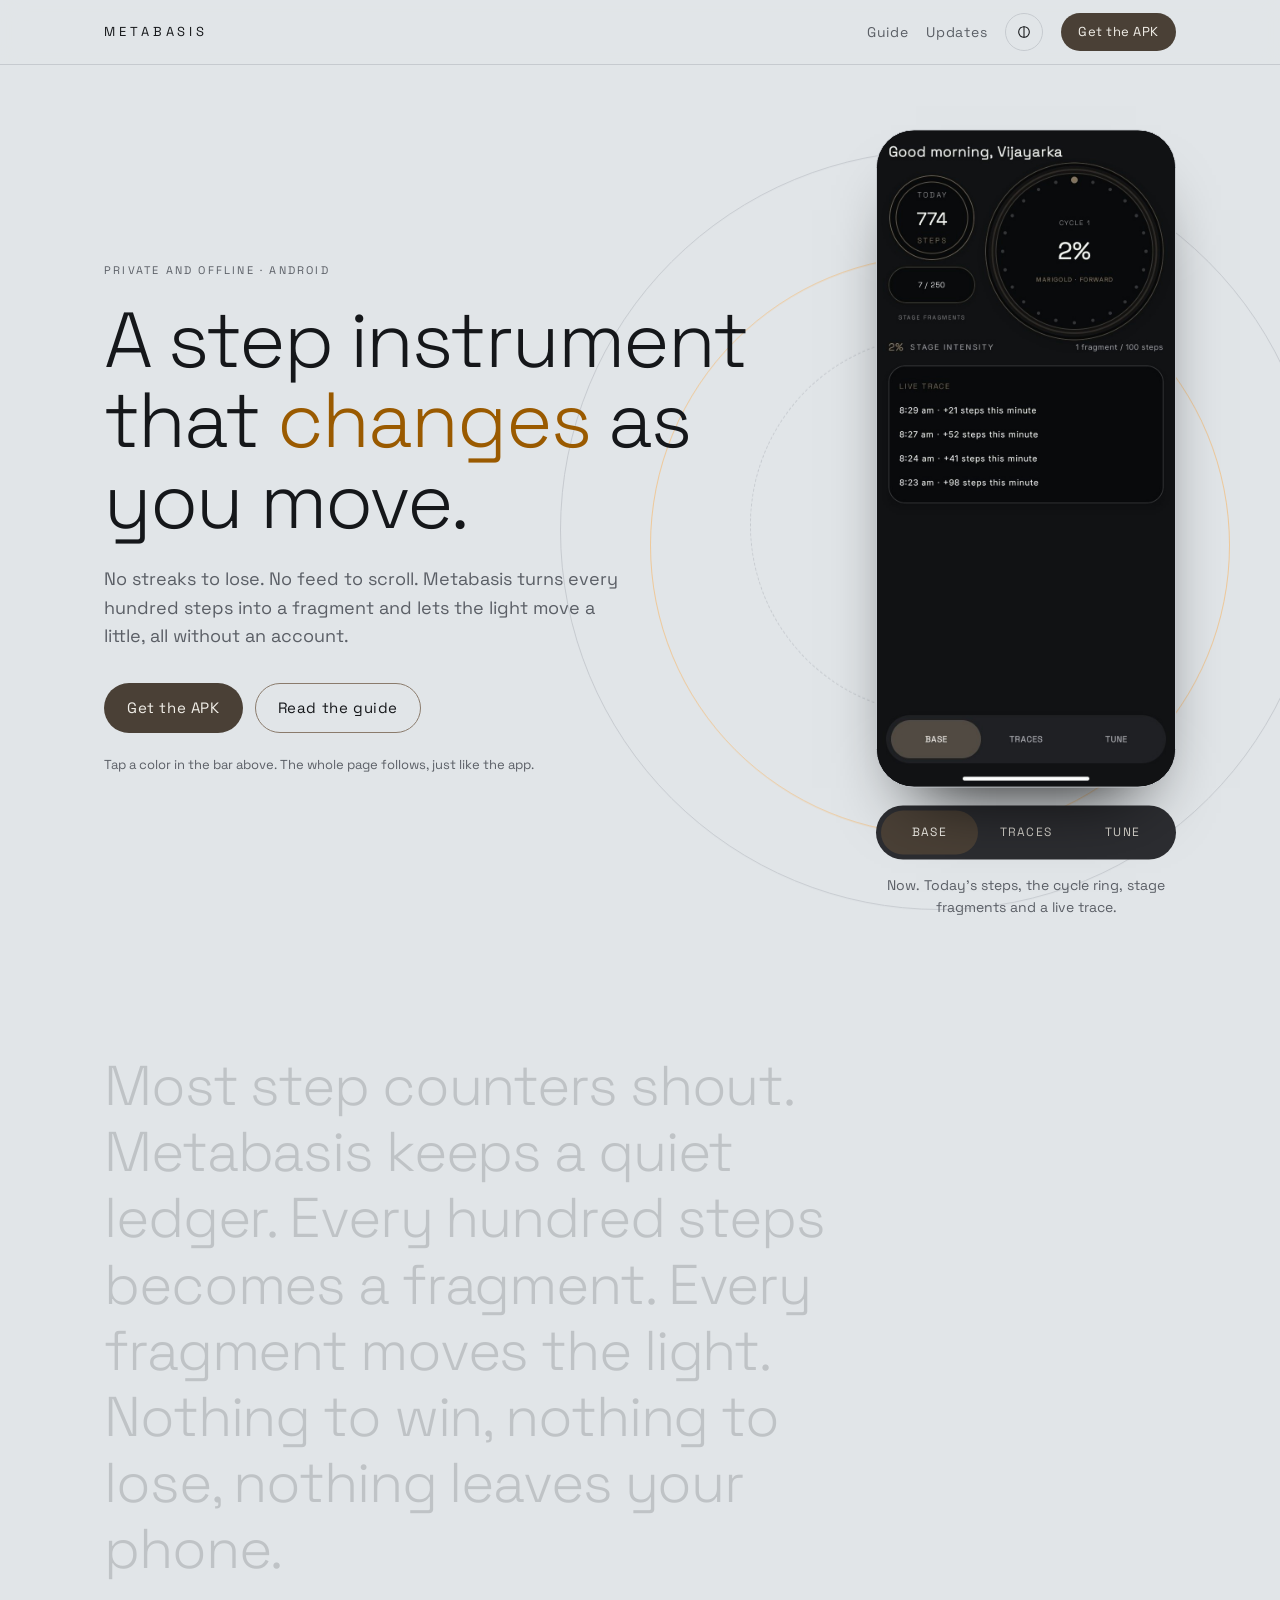
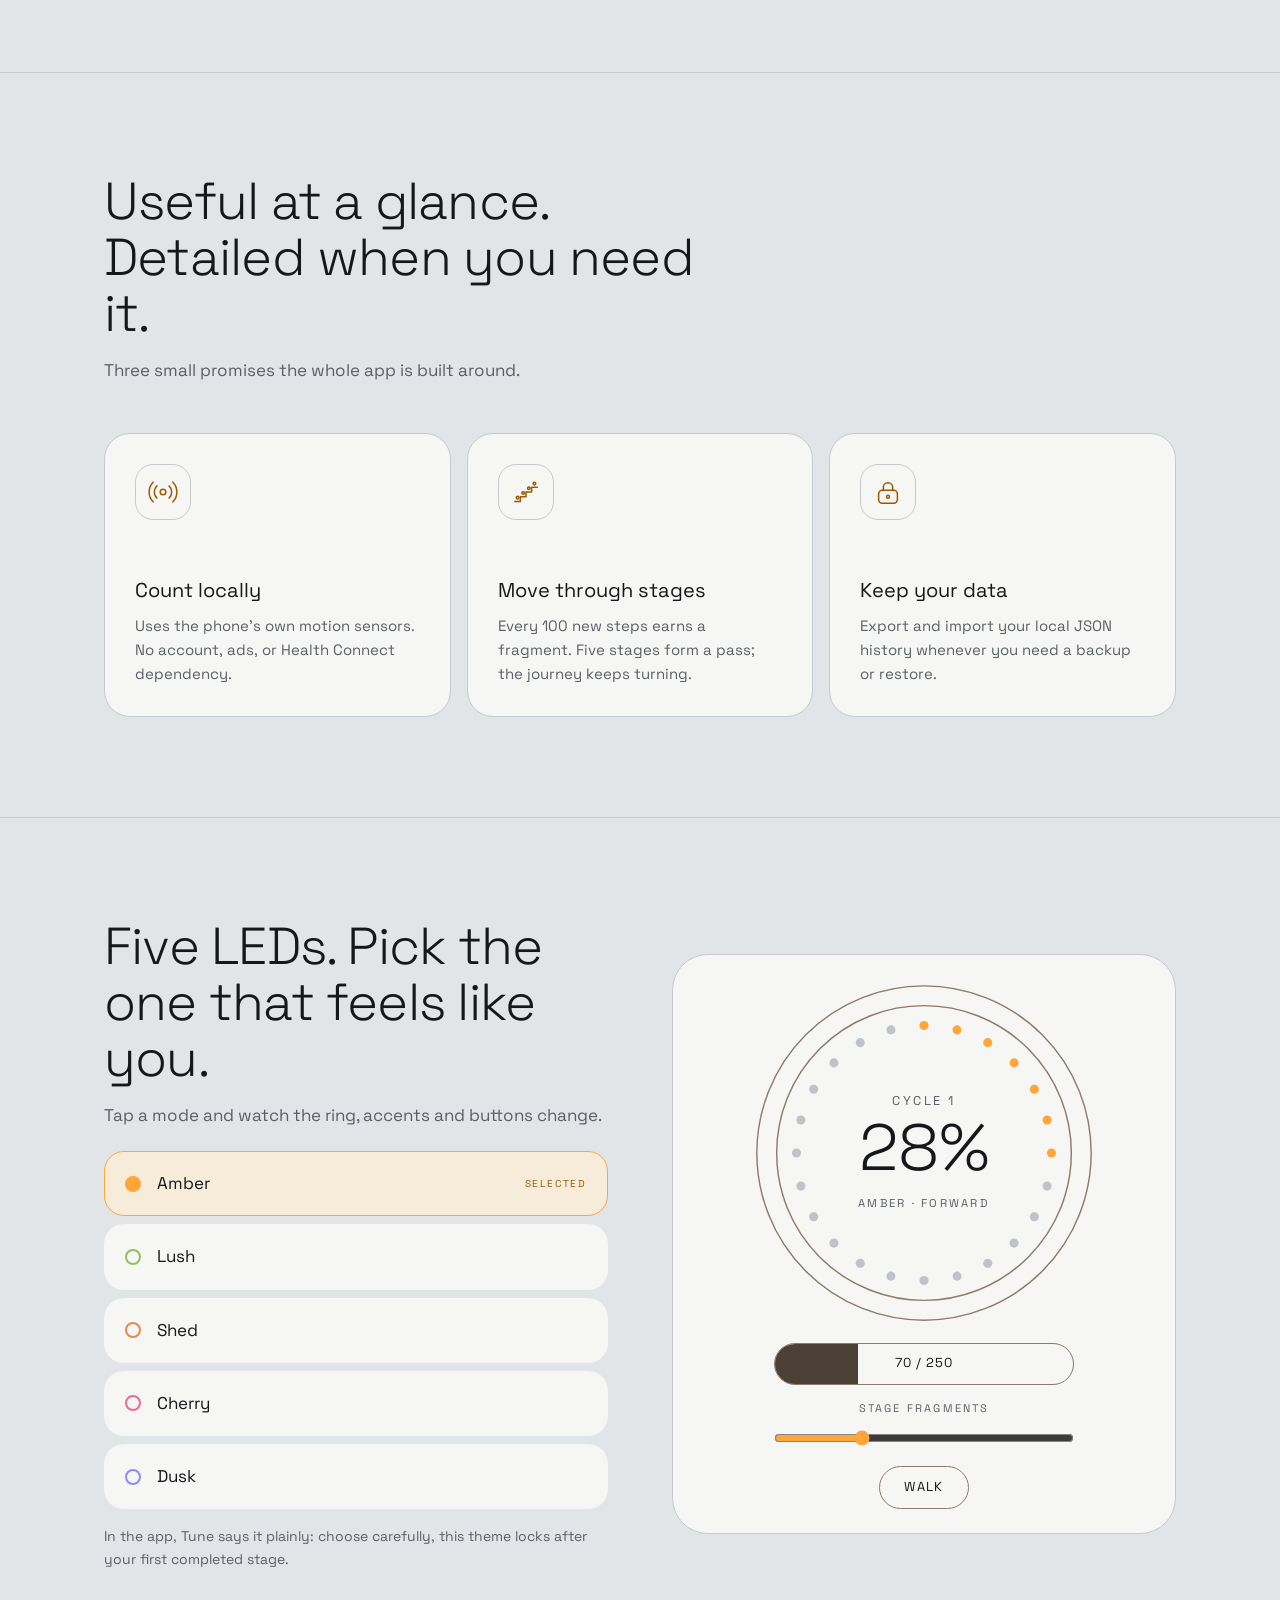
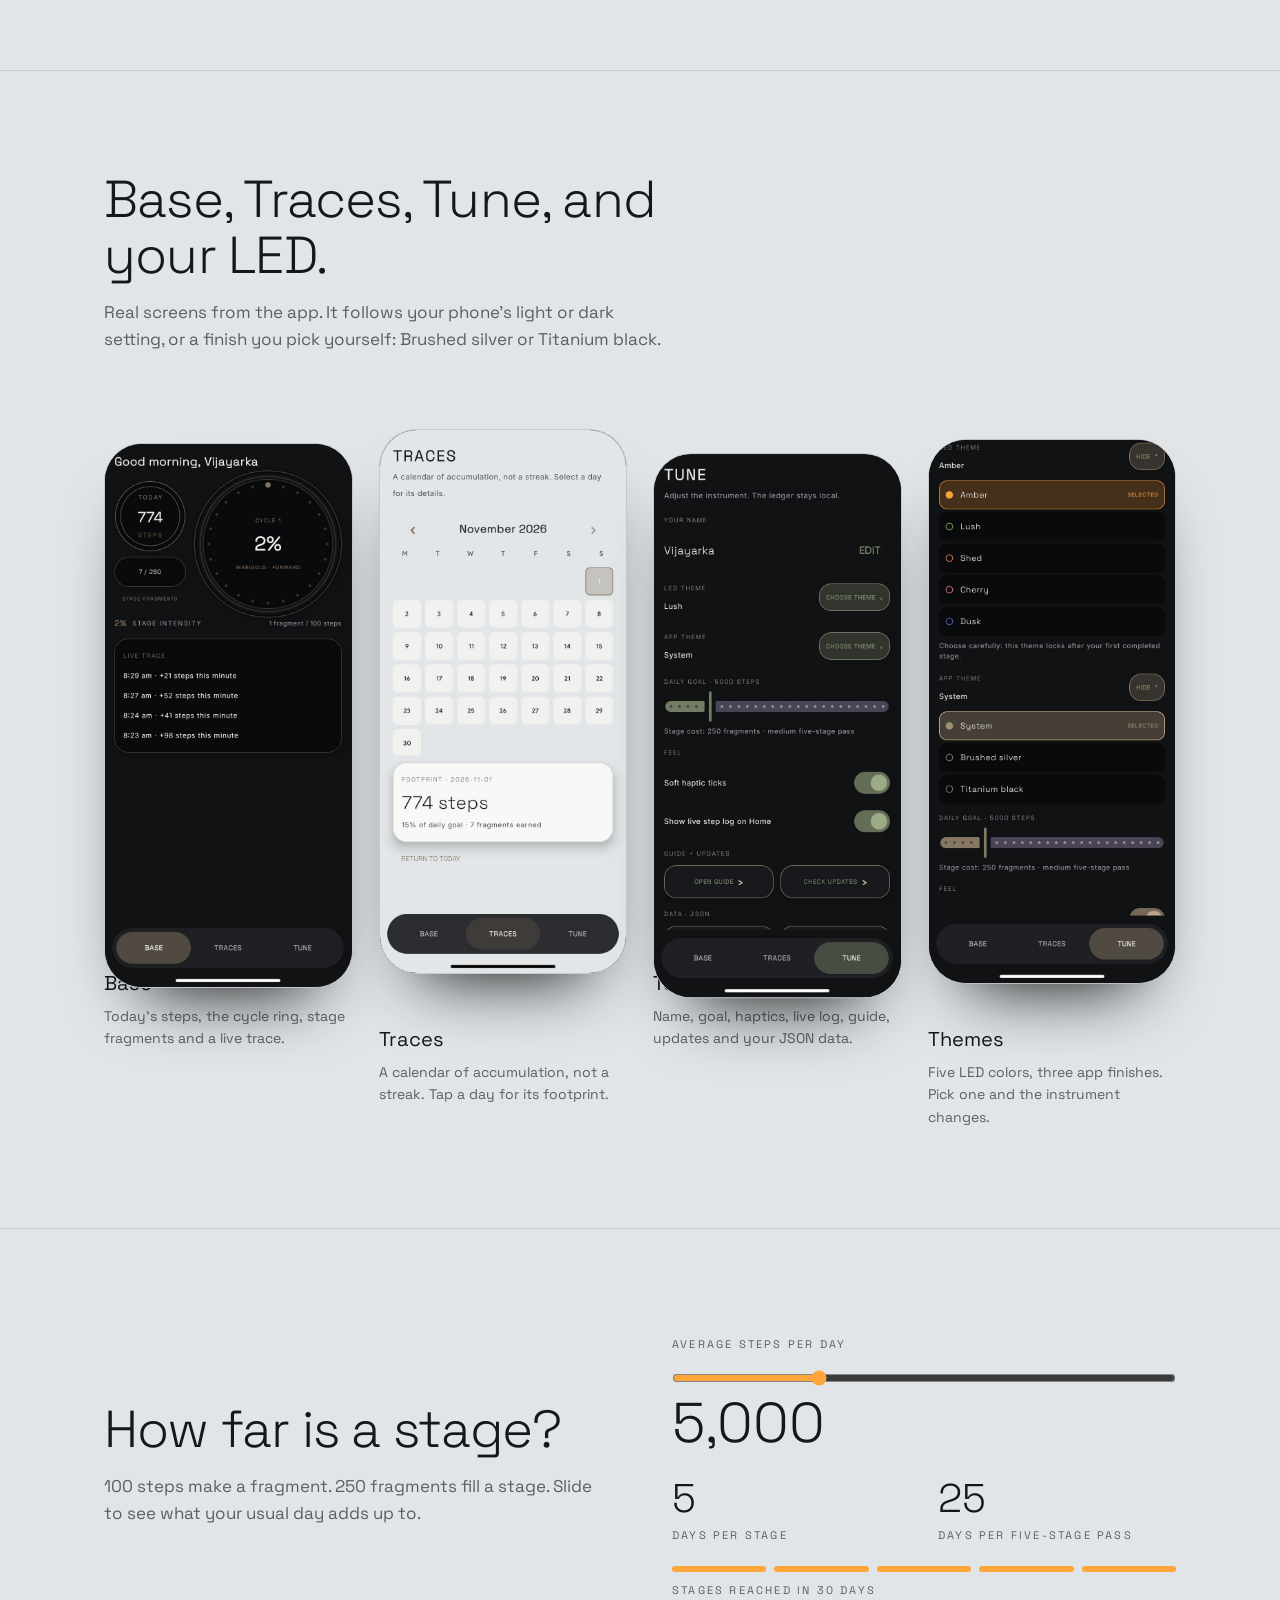
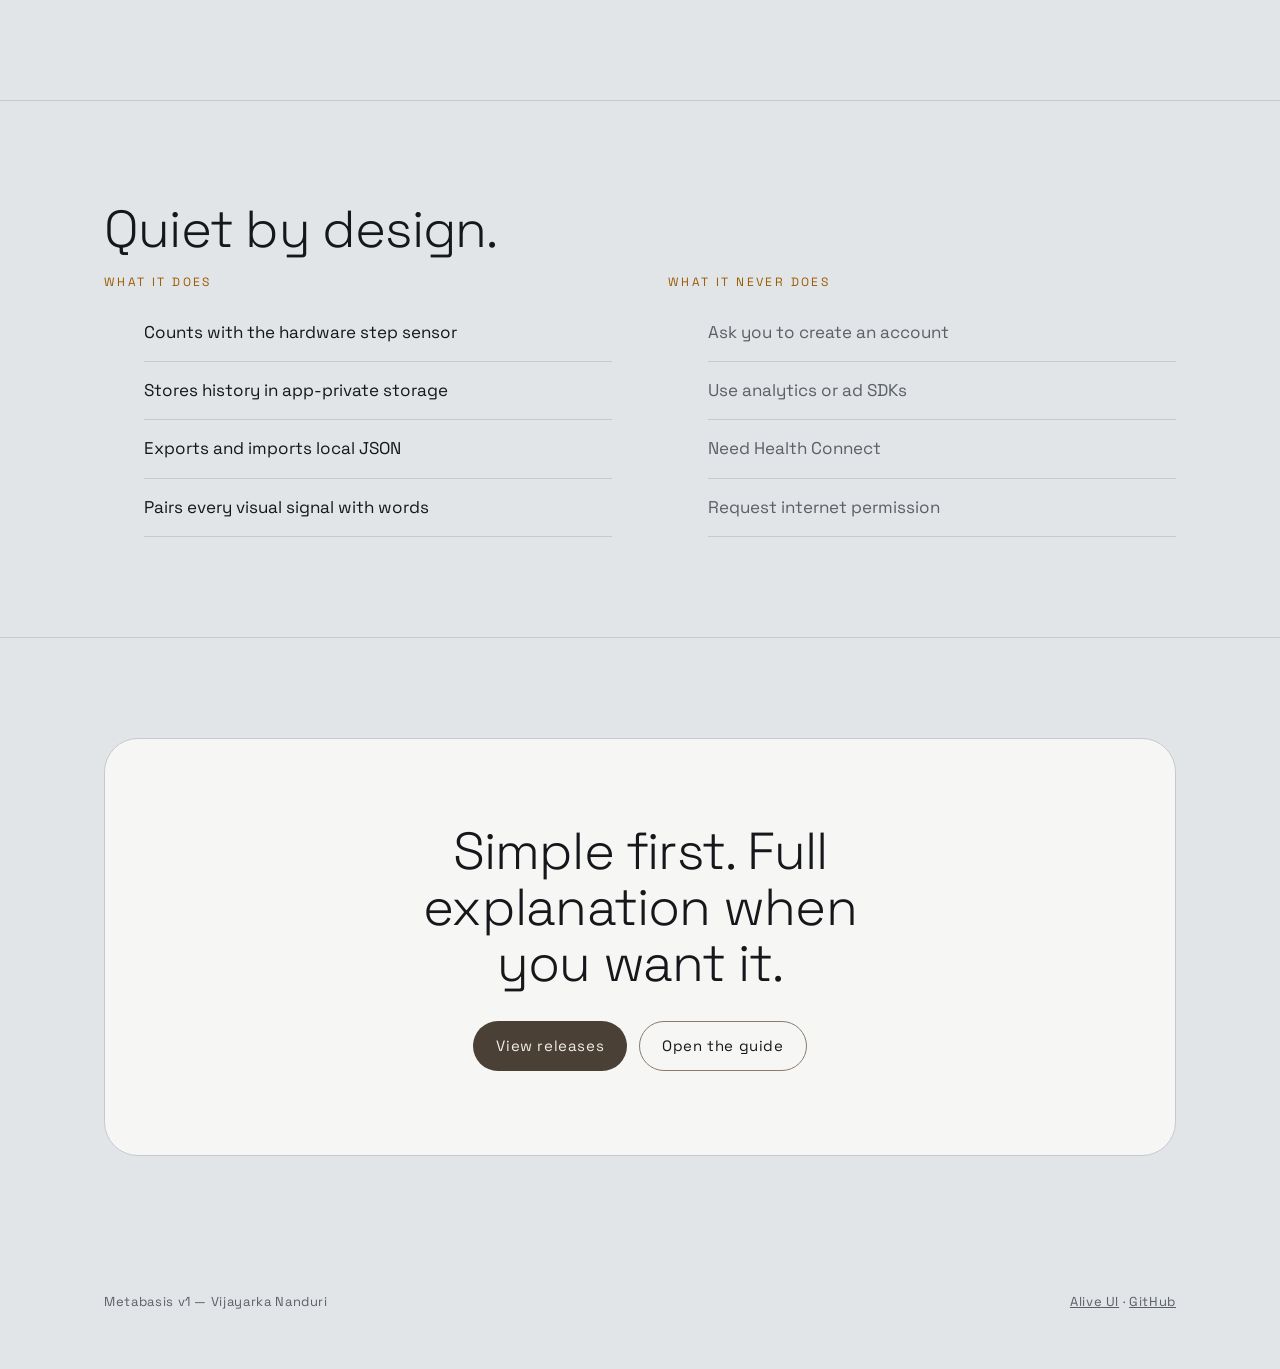
<file: index.html>
<!doctype html><html lang="en" data-led="amber" data-mode="dark" data-app="system"><head><meta charset="utf-8"><meta name="viewport" content="width=device-width,initial-scale=1,viewport-fit=cover">
<title>Metabasis — A step instrument that changes as you move</title>
<meta name="description" content="Metabasis is a private, offline-first Android step instrument. Steps become fragments, fragments move through stages, and the dashboard changes with you.">
<meta name="theme-color" content="#0e0e10"><link rel="canonical" href="https://vijayarkananduri.github.io/metabasis/"><meta property="og:image" content="assets/metabasis-base.jpg">
<link rel="preconnect" href="https://fonts.googleapis.com"><link rel="preconnect" href="https://fonts.gstatic.com" crossorigin>
<link href="https://fonts.googleapis.com/css2?family=Space+Grotesk:wght@300;400;500&display=swap" rel="stylesheet">
<style>
:root{--bg:#0e0e10;--card:#09090a;--ln:#2b2823;--br:#6b5a43;--m:#8d8981;--t:#f2efe9;--nav:#1b1c1f;--navt:#cfcac2;--dim:#3a3a3e;--ai:var(--a)}
html[data-mode=light]{--bg:#e1e5e8;--card:#f6f6f4;--ln:#c6cacf;--br:#8a7b6c;--m:#5b5f66;--t:#15171a;--nav:#2c2d31;--navt:#d6d3cc;--dim:#bfc3c8;--ai:var(--ad)}
html[data-led=amber]{--a:#ffa63a;--ad:#9a5a00;--pill:#4a4036}html[data-led=lush]{--a:#8fbf62;--ad:#4d7a2c;--pill:#4b5240}html[data-led=shed]{--a:#e8884a;--ad:#a4521a;--pill:#52392b}html[data-led=cherry]{--a:#ec6b95;--ad:#b2345f;--pill:#55323f}html[data-led=dusk]{--a:#8591ee;--ad:#4352b8;--pill:#383d62}
*{box-sizing:border-box;margin:0;-webkit-tap-highlight-color:transparent}html{scroll-behavior:smooth;scroll-padding-top:80px;overflow-x:clip}
body{background:var(--bg);color:var(--t);font:400 17px/1.6 "Space Grotesk",system-ui,sans-serif;overflow-x:clip;transition:background .4s,color .4s}
a{color:inherit}.w{max-width:1120px;margin:auto;padding:0 24px;position:relative}.cap{font-size:11px;letter-spacing:.2em;text-transform:uppercase;color:var(--m)}
nav{position:sticky;top:0;z-index:30;background:color-mix(in srgb,var(--bg) 88%,transparent);backdrop-filter:blur(12px);-webkit-backdrop-filter:blur(12px);border-bottom:1px solid var(--ln)}
nav .w{display:flex;align-items:center;gap:18px;height:64px}nav b{font-weight:400;letter-spacing:.3em;font-size:13px;margin-right:auto}nav a{text-decoration:none;color:var(--m);font-size:14px;letter-spacing:.05em}nav a:hover{color:var(--t)}
.leds{display:flex;gap:4px;background:var(--nav);padding:5px;border-radius:99px}.leds button{width:22px;height:22px;border-radius:50%;border:0;background:none;cursor:pointer;display:grid;place-items:center;padding:0}.leds i{width:12px;height:12px;border-radius:50%;border:2px solid var(--c);transition:.25s}.leds button.on i{background:var(--c);transform:scale(1.2)}
.tg{width:38px;height:38px;border-radius:50%;border:1px solid var(--ln);background:none;color:var(--t);cursor:pointer;display:grid;place-items:center;padding:0}.tg svg{width:16px;height:16px;margin:0;max-width:none;fill:none;stroke:currentColor;stroke-width:1.6;stroke-linecap:round;display:none}html[data-app=system] .tg .s,html[data-app=silver] .tg .l,html[data-app=titanium] .tg .d{display:block}
.pb{display:inline-block;padding:12px 22px;border-radius:99px;background:var(--pill);color:#f2efe9!important;text-decoration:none;font-size:15px;letter-spacing:.04em;border:1px solid transparent;transition:background .4s,transform .2s}.pb:active{transform:scale(.97)}.pb.o{background:none;border-color:var(--br);color:var(--t)!important}nav a.pb{padding:8px 16px;font-size:13px}
.hero{position:relative;display:grid;grid-template-columns:1fr auto;gap:72px;align-items:center;padding-block:60px 100px}
.bg{position:absolute;right:-120px;top:50%;width:760px;height:760px;margin-top:-380px;pointer-events:none;z-index:0}.bg>div{position:absolute;inset:0;will-change:transform}.bg i{position:absolute;border-radius:50%;border:1px solid var(--ln)}.bg .r1 i{inset:0}.bg .r2 i{inset:90px;border-color:color-mix(in srgb,var(--a) 45%,transparent);transition:border-color .5s}.bg .r3 i{inset:190px;border-style:dashed}
.hero>:not(.bg){position:relative;z-index:1}
h1{font-weight:300;font-size:clamp(40px,6.4vw,78px);line-height:1.03;letter-spacing:-.025em;margin-top:20px}h1 em{font-style:normal;color:var(--ai);transition:color .5s}.l{color:var(--m);max-width:44ch;margin:24px 0 32px;font-size:18px}.row{display:flex;gap:12px;flex-wrap:wrap}.fine{margin-top:22px;font-size:13px;color:var(--m)}
.pw{display:flex;flex-direction:column;align-items:center}.ph{position:relative;width:min(300px,72vw);aspect-ratio:720/1580;border-radius:38px;overflow:hidden;border:1px solid var(--ln);box-shadow:0 40px 70px -40px #000;background:#0e0e10;transition:border-color .5s}
.ph img{position:absolute;inset:0;width:100%;height:100%;object-fit:cover;opacity:0;transition:opacity .45s}.ph img.on{opacity:1}
.seg{display:grid;grid-template-columns:repeat(3,1fr);background:var(--nav);border-radius:99px;padding:5px;margin-top:18px;width:min(300px,72vw)}.seg button{font:inherit;font-size:12px;letter-spacing:.1em;border:0;background:none;color:var(--navt);padding:12px 0;border-radius:99px;cursor:pointer;transition:background .4s}.seg .on{background:var(--pill);color:#f2efe9}
#cp{margin-top:14px;font-size:14px;color:var(--m);min-height:44px;width:min(300px,72vw);text-align:center}
section{padding:100px 0;border-top:1px solid var(--ln)}h2{font-weight:300;font-size:clamp(30px,4.4vw,52px);line-height:1.08;letter-spacing:-.015em;max-width:19ch;margin-bottom:16px}.sub{color:var(--m);max-width:52ch;margin-bottom:48px}
.mf{border-top:0;padding:40px 0 90px}.mf p{font-weight:300;font-size:clamp(26px,4.6vw,56px);line-height:1.18;letter-spacing:-.02em;max-width:22ch}.mf span{opacity:.16;transition:opacity .3s}.mf span.on{opacity:1}.mf span.h.on{color:var(--ai)}
.tri{display:grid;grid-template-columns:repeat(3,1fr);gap:16px}.box{border:1px solid var(--ln);background:var(--card);border-radius:26px;padding:30px;transition:border-color .3s,transform .3s}.box:hover{border-color:var(--a);transform:translateY(-4px);box-shadow:0 16px 30px -20px var(--a)}
.ic{width:56px;height:56px;transition:transform .3s,color .3s;border-radius:18px;border:1px solid var(--ln);display:grid;place-items:center;margin-bottom:54px;color:var(--ai)}.ic svg{width:30px;height:30px;fill:none;stroke:currentColor;stroke-width:1.6;stroke-linecap:round;stroke-linejoin:round}.box h3{font-weight:400;font-size:20px;margin-bottom:8px}.box p{color:var(--m);font-size:15px}
.led{display:grid;grid-template-columns:1fr 1fr;gap:64px;align-items:center}.opts{display:grid;gap:8px;margin-top:8px}.opt{display:flex;align-items:center;gap:16px;padding:18px 20px;border-radius:20px;border:1px solid transparent;background:var(--card);font:inherit;font-size:17px;color:var(--t);cursor:pointer;text-align:left;transition:.25s}.opt i{width:16px;height:16px;border-radius:50%;border:2px solid var(--c);flex:none;transition:.25s}.opt s{margin-left:auto;font-size:10px;letter-spacing:.18em;color:var(--ai);text-decoration:none;opacity:0}.opt.on{border-color:var(--a);background:color-mix(in srgb,var(--a) 14%,var(--card))}.opt.on i{background:var(--c)}.opt.on s{opacity:1}.note{margin-top:16px;font-size:14px;color:var(--m)}
.rc{background:var(--card);border:1px solid var(--ln);border-radius:36px;padding:28px 28px 24px;text-align:center}.rc svg{width:100%;max-width:340px;display:block;margin:auto}.rc .t{fill:var(--t);font-family:inherit}.rc .mt{fill:var(--m);font-family:inherit;letter-spacing:.2em}
.fp{height:42px;border:1px solid var(--br);border-radius:99px;position:relative;overflow:hidden;margin:20px auto 8px;max-width:300px}.fp i{position:absolute;inset:0;width:0;background:var(--pill)}.fp span{position:relative;display:grid;place-items:center;height:100%;font-size:13px;letter-spacing:.08em;color:var(--t)}
input[type=range]{width:100%;max-width:300px;accent-color:var(--a);margin:10px 0 2px}.wk{margin-top:12px;font:inherit;font-size:13px;letter-spacing:.1em;border:1px solid var(--br);background:none;color:var(--t);border-radius:99px;padding:10px 24px;cursor:pointer}.wk.on{background:var(--pill);color:#f2efe9}
.shots{display:grid;grid-template-columns:repeat(4,1fr);gap:26px;align-items:start}.shots figure:nth-child(even){margin-top:56px}.shots .ph{width:100%;transition:transform .35s,border-color .35s,box-shadow .35s}.shots h3{font-weight:400;font-size:20px;margin:20px 0 6px}.shots p{color:var(--m);font-size:14px;max-width:28ch}.shots img{opacity:1!important}
.rv{opacity:0;transform:translateY(26px);transition:opacity .8s,transform .8s;transition-delay:var(--d,0s)}.rv.in{opacity:1;transform:none}
.play{display:grid;grid-template-columns:1fr 1fr;gap:64px;align-items:center}.big{font-weight:300;font-size:56px;line-height:1}.stat{display:grid;grid-template-columns:1fr 1fr;gap:28px;margin-top:28px}.stat .big{font-size:40px}.cap2{display:block;margin-top:8px}.st{display:flex;gap:8px;margin-top:22px}.st i{flex:1;height:6px;border-radius:9px;background:var(--dim);transition:background .4s}.st i.on{background:var(--a)}
.priv{display:grid;grid-template-columns:1fr 1fr;gap:56px}.priv h3{font-weight:400;font-size:12px;letter-spacing:.2em;text-transform:uppercase;color:var(--ai);margin-bottom:12px}.priv li{list-style:none;padding:15px 0;border-bottom:1px solid var(--ln)}.priv .n li{color:var(--m)}
.cta{border:1px solid var(--ln);border-radius:34px;background:var(--card);padding:84px 28px;text-align:center}.cta h2{margin:0 auto 30px;max-width:15ch}.cta .row{justify-content:center}
footer{padding:36px 0 56px;color:var(--m);font-size:13px;letter-spacing:.05em}footer .w{display:flex;justify-content:space-between;flex-wrap:wrap;gap:10px}
#up{position:fixed;right:max(18px,env(safe-area-inset-right));bottom:max(18px,env(safe-area-inset-bottom));width:52px;height:52px;border-radius:50%;border:0;background:var(--nav);color:#f2efe9;cursor:pointer;z-index:40;display:grid;place-items:center;opacity:0;transform:translateY(16px) scale(.9);pointer-events:none;transition:opacity .3s,transform .3s;box-shadow:0 10px 30px -10px #0008}#up.on{opacity:1;transform:none;pointer-events:auto}#up svg{position:absolute;inset:0;width:52px;height:52px;transform:rotate(-90deg)}#up circle{fill:none;stroke-width:2}#up path{width:20px;position:relative;fill:none;stroke:currentColor;stroke-width:2;stroke-linecap:round;stroke-linejoin:round}
:focus-visible{outline:2px solid var(--a);outline-offset:3px}
@media (hover:hover) and (pointer:fine){.box:hover .ic{transform:scale(1.05);color:var(--a)}.shots figure:hover .ph{transform:translateY(-5px) scale(1.02);border-color:var(--a);box-shadow:0 18px 36px -24px var(--a)}}
@media(max-width:900px){.hero,.led,.play,.priv,.tri{grid-template-columns:1fr}.hero{gap:48px;padding-block:36px 70px}.led,.play{gap:36px}section{padding:72px 0}.bg{right:50%;margin-right:-380px;top:auto;bottom:-120px;margin-top:0;opacity:.7}nav a.h{display:none}.shots{display:flex;overflow-x:auto;scroll-snap-type:x mandatory;gap:16px;margin:0 -24px;padding:0 24px 12px;scrollbar-width:none}.shots::-webkit-scrollbar{display:none}.shots figure{flex:0 0 66%;scroll-snap-align:center;margin:0!important}.pw{order:2}.ic{margin-bottom:32px}.pb{padding:14px 24px}}
@media(max-width:520px){.w{padding:0 18px}nav .w{gap:10px}nav b{letter-spacing:.2em;font-size:12px}nav a.pb{display:none}h1{font-size:clamp(38px,11.5vw,52px)}.row .pb{flex:0 0 auto;text-align:center}.big{font-size:44px}.shots{margin:0 -18px;padding:0 18px 12px}.shots figure{flex-basis:72%}.opt{padding:16px}}
@media(prefers-reduced-motion:reduce){*{transition:none!important;scroll-behavior:auto!important}.rv{opacity:1;transform:none}.mf span{opacity:1}.box:hover,.shots figure:hover .ph{transform:none!important;box-shadow:none!important}}
</style></head><body>
<nav><div class="w"><b>METABASIS</b><a class="h" href="metabasis-guide.html">Guide</a><a class="h" href="metabasis-updates.html">Updates</a><button class="tg" id="tg" aria-label="Switch app theme"><svg class="s" viewBox="0 0 24 24"><circle cx="12" cy="12" r="8"/><path d="M12 4v16"/></svg><svg class="l" viewBox="0 0 24 24"><circle cx="12" cy="12" r="3.5"/><path d="M12 3.5v2M12 18.5v2M3.5 12h2M18.5 12h2M5.8 5.8l1.4 1.4M16.8 16.8l1.4 1.4M18.2 5.8l-1.4 1.4M7.2 16.8l-1.4 1.4"/></svg><svg class="d" viewBox="0 0 24 24"><path d="M20 14.5A8 8 0 1 1 9.5 4a6.5 6.5 0 0 0 10.5 10.5z"/></svg></button><a class="pb" href="https://github.com/vijayarkananduri/metabasis/releases">Get the APK</a></div></nav>

<header class="w hero"><div class="bg" aria-hidden="true"><div data-p=".10"><span class="r1"><i></i></span></div><div data-p="-.07"><span class="r2"><i></i></span></div><div data-p=".16"><span class="r3"><i></i></span></div></div>
<div><p class="cap">Private and offline · Android</p><h1>A step instrument that <em>changes</em> as you move.</h1>
<p class="l">No streaks to lose. No feed to scroll. Metabasis turns every hundred steps into a fragment and lets the light move a little, all without an account.</p>
<div class="row"><a class="pb" href="https://github.com/vijayarkananduri/metabasis/releases">Get the APK</a><a class="pb o" href="metabasis-guide.html">Read the guide</a></div>
<p class="fine">Tap a color in the bar above. The whole page follows, just like the app.</p></div>
<div class="pw" data-p="-.05"><div class="ph" id="hp"><img class="on" src="assets/metabasis-base.jpg" alt="Metabasis Base screen: 774 steps today, 2% through the stage, with a live trace of recent minutes" width="720" height="1580"><img src="assets/metabasis-traces.jpg" alt="Metabasis Traces screen: a calendar with a footprint card showing 774 steps" width="720" height="1580" loading="lazy"><img src="assets/metabasis-tune.jpg" alt="Metabasis Tune screen with LED theme, daily goal and feel toggles" width="720" height="1580" loading="lazy"></div>
<div class="seg" id="sg"><button class="on">BASE</button><button>TRACES</button><button>TUNE</button></div><p id="cp"></p></div></header>

<section class="mf"><div class="w"><p id="mf">Most step counters shout. Metabasis keeps a quiet ledger. Every hundred steps becomes a fragment. Every fragment moves the light. Nothing to win, nothing to lose, nothing leaves your phone.</p></div></section>

<section><div class="w"><h2>Useful at a glance. Detailed when you need it.</h2><p class="sub">Three small promises the whole app is built around.</p>
<div class="tri">
<div class="box rv"><div class="ic"><svg viewBox="0 0 32 32"><circle cx="16" cy="16" r="3"/><path d="M9.5 9.5a9 9 0 0 0 0 13M22.5 9.5a9 9 0 0 1 0 13M5.5 5.5a15 15 0 0 0 0 21M26.5 5.5a15 15 0 0 1 0 21"/></svg></div><h3>Count locally</h3><p>Uses the phone’s own motion sensors. No account, ads, or Health Connect dependency.</p></div>
<div class="box rv" style="--d:.1s"><div class="ic"><svg viewBox="0 0 32 32"><path d="M4 26h6v-5h6v-5h6v-5h6"/><circle cx="7" cy="22" r="1.4"/><circle cx="13" cy="17" r="1.4"/><circle cx="19" cy="12" r="1.4"/><circle cx="25" cy="7" r="1.4"/></svg></div><h3>Move through stages</h3><p>Every 100 new steps earns a fragment. Five stages form a pass; the journey keeps turning.</p></div>
<div class="box rv" style="--d:.2s"><div class="ic"><svg viewBox="0 0 32 32"><rect x="6" y="14" width="20" height="14" rx="4"/><path d="M11 14v-3a5 5 0 0 1 10 0v3"/><circle cx="16" cy="21" r="1.6"/></svg></div><h3>Keep your data</h3><p>Export and import your local JSON history whenever you need a backup or restore.</p></div></div></div></section>

<section><div class="w led"><div><h2>Five LEDs. Pick the one that feels like you.</h2><p class="sub" style="margin-bottom:22px">Tap a mode and watch the ring, accents and buttons change.</p>
<div class="opts" id="op"></div><p class="note">In the app, Tune says it plainly: choose carefully, this theme locks after your first completed stage.</p></div>
<div class="rc rv"><svg viewBox="0 0 240 240" id="rg" role="img" aria-label="Cycle ring preview"><circle cx="120" cy="120" r="118" fill="none" stroke="var(--br)"/><circle cx="120" cy="120" r="104" fill="none" stroke="var(--br)"/><g id="dt"></g><text class="mt" x="120" y="86" text-anchor="middle" font-size="9">CYCLE 1</text><text class="t" id="pc" x="120" y="132" text-anchor="middle" font-size="46" font-weight="300">28%</text><text class="mt" id="nm" x="120" y="158" text-anchor="middle" font-size="8">AMBER · FORWARD</text></svg>
<div class="fp"><i id="fb"></i><span id="ft">70 / 250</span></div><span class="cap">Stage fragments</span><br><input id="rs" type="range" min="0" max="250" value="70" aria-label="Fragments"><br><button class="wk" id="wk">WALK</button></div></div></section>

<section><div class="w"><h2>Base, Traces, Tune, and your LED.</h2><p class="sub">Real screens from the app. It follows your phone’s light or dark setting, or a finish you pick yourself: Brushed silver or Titanium black.</p>
<div class="shots">
<figure class="rv"><div class="ph" data-p=".04"><img src="assets/metabasis-base.jpg" alt="Base screen" loading="lazy" width="720" height="1580"></div><h3>Base</h3><p>Today’s steps, the cycle ring, stage fragments and a live trace.</p></figure>
<figure class="rv" style="--d:.08s"><div class="ph" data-p="-.03"><img src="assets/metabasis-traces.jpg" alt="Traces screen" loading="lazy" width="720" height="1580"></div><h3>Traces</h3><p>A calendar of accumulation, not a streak. Tap a day for its footprint.</p></figure>
<figure class="rv" style="--d:.16s"><div class="ph" data-p=".05"><img src="assets/metabasis-tune.jpg" alt="Tune screen" loading="lazy" width="720" height="1580"></div><h3>Tune</h3><p>Name, goal, haptics, live log, guide, updates and your JSON data.</p></figure>
<figure class="rv" style="--d:.24s"><div class="ph" data-p="-.02"><img src="assets/metabasis-themes.jpg" alt="Theme pickers: five LED themes and three app themes" loading="lazy" width="720" height="1580"></div><h3>Themes</h3><p>Five LED colors, three app finishes. Pick one and the instrument changes.</p></figure></div></div></section>

<section><div class="w play"><div><h2>How far is a stage?</h2><p class="sub" style="margin-bottom:0">100 steps make a fragment. 250 fragments fill a stage. Slide to see what your usual day adds up to.</p></div>
<div><label class="cap" for="sl">Average steps per day</label><br><input id="sl" type="range" min="1000" max="15000" step="250" value="5000" style="max-width:none;margin:14px 0 6px"><div class="big" id="sv">5,000</div>
<div class="stat"><div><div class="big" id="d1">5</div><span class="cap cap2">days per stage</span></div><div><div class="big" id="d5">25</div><span class="cap cap2">days per five-stage pass</span></div></div>
<div class="st" id="sts"><i></i><i></i><i></i><i></i><i></i></div><span class="cap" style="display:block;margin-top:10px">Stages reached in 30 days</span></div></div></section>

<section><div class="w"><h2>Quiet by design.</h2><div class="priv"><div><h3>What it does</h3><ul><li>Counts with the hardware step sensor</li><li>Stores history in app-private storage</li><li>Exports and imports local JSON</li><li>Pairs every visual signal with words</li></ul></div><div class="n"><h3>What it never does</h3><ul><li>Ask you to create an account</li><li>Use analytics or ad SDKs</li><li>Need Health Connect</li><li>Request internet permission</li></ul></div></div></div></section>

<section><div class="w"><div class="cta rv"><h2>Simple first. Full explanation when you want it.</h2><div class="row"><a class="pb" href="https://github.com/vijayarkananduri/metabasis/releases">View releases</a><a class="pb o" href="metabasis-guide.html">Open the guide</a></div></div></div></section>
<footer><div class="w"><span>Metabasis v1 — Vijayarka Nanduri</span><span><a href="https://alive-ui.netlify.app/">Alive UI</a> · <a href="https://github.com/vijayarkananduri/metabasis">GitHub</a></span></div></footer>
<button id="up" aria-label="Scroll to top"><svg viewBox="0 0 52 52"><circle cx="26" cy="26" r="24" stroke="#ffffff22"/><circle id="ur" cx="26" cy="26" r="24" stroke="var(--a)" stroke-dasharray="151" stroke-dashoffset="151"/></svg><svg viewBox="0 0 24 24" style="width:20px;height:20px;position:relative;transform:none"><path d="M12 19V5M5 12l7-7 7 7" fill="none" stroke="currentColor" stroke-width="2" stroke-linecap="round" stroke-linejoin="round"/></svg></button>
<script>
const $=i=>document.getElementById(i),H=document.documentElement,mq=matchMedia('(prefers-color-scheme: light)'),rm=matchMedia('(prefers-reduced-motion:reduce)').matches;
const LED=[['amber','Amber','#ffa63a'],['lush','Lush','#8fbf62'],['shed','Shed','#e8884a'],['cherry','Cherry','#ec6b95'],['dusk','Dusk','#8591ee']],APP=['system','silver','titanium'];
const ld=k=>{try{return localStorage.getItem(k)}catch(e){}},sv=(k,v)=>{try{localStorage.setItem(k,v)}catch(e){}};
let led=ld('mb-led')||'amber',app=ld('mb-app')||'system',walk=0,fr=70;
function apply(){const m=app=='system'?(mq.matches?'light':'dark'):app=='silver'?'light':'dark';H.dataset.led=led;H.dataset.app=app;H.dataset.mode=m;document.querySelector('meta[name=theme-color]').content=m=='light'?'#e1e5e8':'#0e0e10';
document.querySelectorAll('#op .opt').forEach(b=>b.classList.toggle('on',b.dataset.k==led));ring()}
$('op').innerHTML=LED.map(l=>'<button class="opt" data-k="'+l[0]+'" style="--c:'+l[2]+'"><i></i>'+l[1]+'<s>SELECTED</s></button>').join('');
document.querySelectorAll('[data-k]').forEach(b=>b.onclick=()=>{led=b.dataset.k;sv('mb-led',led);apply()});
$('tg').onclick=()=>{app=APP[(APP.indexOf(app)+1)%3];sv('mb-app',app);apply()};mq.onchange=apply;
let dt='';for(let i=0;i<24;i++){const a=i/24*6.2832-1.5708;dt+='<circle cx="'+(120+90*Math.cos(a)).toFixed(1)+'" cy="'+(120+90*Math.sin(a)).toFixed(1)+'" r="3.2"/>'}$('dt').innerHTML=dt;
function ring(){const p=fr/250,n=Math.round(p*24);document.querySelectorAll('#dt circle').forEach((c,i)=>c.setAttribute('fill',i<n?'var(--a)':'var(--dim)'));$('pc').textContent=Math.round(p*100)+'%';$('nm').textContent=LED.find(l=>l[0]==led)[1].toUpperCase()+' · FORWARD';$('ft').textContent=fr+' / 250';$('fb').style.width=p*100+'%';$('rs').value=fr}
$('rs').oninput=e=>{fr=+e.target.value;ring()};
$('wk').onclick=e=>{if(walk){clearInterval(walk);walk=0}else walk=setInterval(()=>{fr=fr>=250?0:fr+2;ring()},120);e.target.classList.toggle('on',!!walk);e.target.textContent=walk?'PAUSE':'WALK'};
const S=['Now. Today’s steps, the cycle ring, stage fragments and a live trace.','The record. A calendar of accumulation, not a streak.','Control. Name, goal, feel and your local data.'],im=[...document.querySelectorAll('#hp img')],bt=[...document.querySelectorAll('#sg button')];let k=0,tm;
function go(i){k=i;im.forEach((x,j)=>x.classList.toggle('on',j==i));bt.forEach((x,j)=>x.classList.toggle('on',j==i));$('cp').textContent=S[i]}
bt.forEach((b,i)=>b.onclick=()=>{clearInterval(tm);go(i)});go(0);if(!rm)tm=setInterval(()=>go((k+1)%3),5000);
const sl=$('sl');function pl(){const s=+sl.value,d=Math.ceil(25000/s);$('sv').textContent=s.toLocaleString();$('d1').textContent=d;$('d5').textContent=d*5;[...$('sts').children].forEach((e,j)=>e.classList.toggle('on',j<Math.floor(30/d)))}sl.oninput=pl;pl();
const mf=$('mf');mf.innerHTML=mf.textContent.split(' ').map(w=>'<span'+(/^(quiet|light|ledger)$/.test(w.replace(/[.,]/g,''))?' class="h"':'')+'>'+w+'</span>').join(' ');const ws=[...mf.children];
const PX=[...document.querySelectorAll('[data-p]')];let tk=0;
function frame(){tk=0;const h=innerHeight,y=scrollY;
if(!rm){PX.forEach(e=>{const r=e.parentElement.getBoundingClientRect();if(r.bottom<-300||r.top>h+300)return;e.style.transform='translate3d(0,'+(-(r.top+r.height/2-h/2)*e.dataset.p).toFixed(1)+'px,0)'});
const r=mf.getBoundingClientRect(),p=Math.max(0,Math.min(1,(h*.82-r.top)/(r.height+h*.25))),n=Math.round(p*ws.length);ws.forEach((s,i)=>s.classList.toggle('on',i<n))}
const t=y/(document.body.scrollHeight-h);$('up').classList.toggle('on',y>600);$('ur').style.strokeDashoffset=151*(1-t)}
addEventListener('scroll',()=>{tk||(tk=requestAnimationFrame(frame))},{passive:true});addEventListener('resize',frame);
$('up').onclick=()=>scrollTo({top:0,behavior:rm?'auto':'smooth'});
const io=new IntersectionObserver(e=>e.forEach(x=>x.isIntersecting&&(x.target.classList.add('in'),io.unobserve(x.target))),{threshold:.12});document.querySelectorAll('.rv').forEach(e=>io.observe(e));
apply();frame();
</script></body></html>
</file>
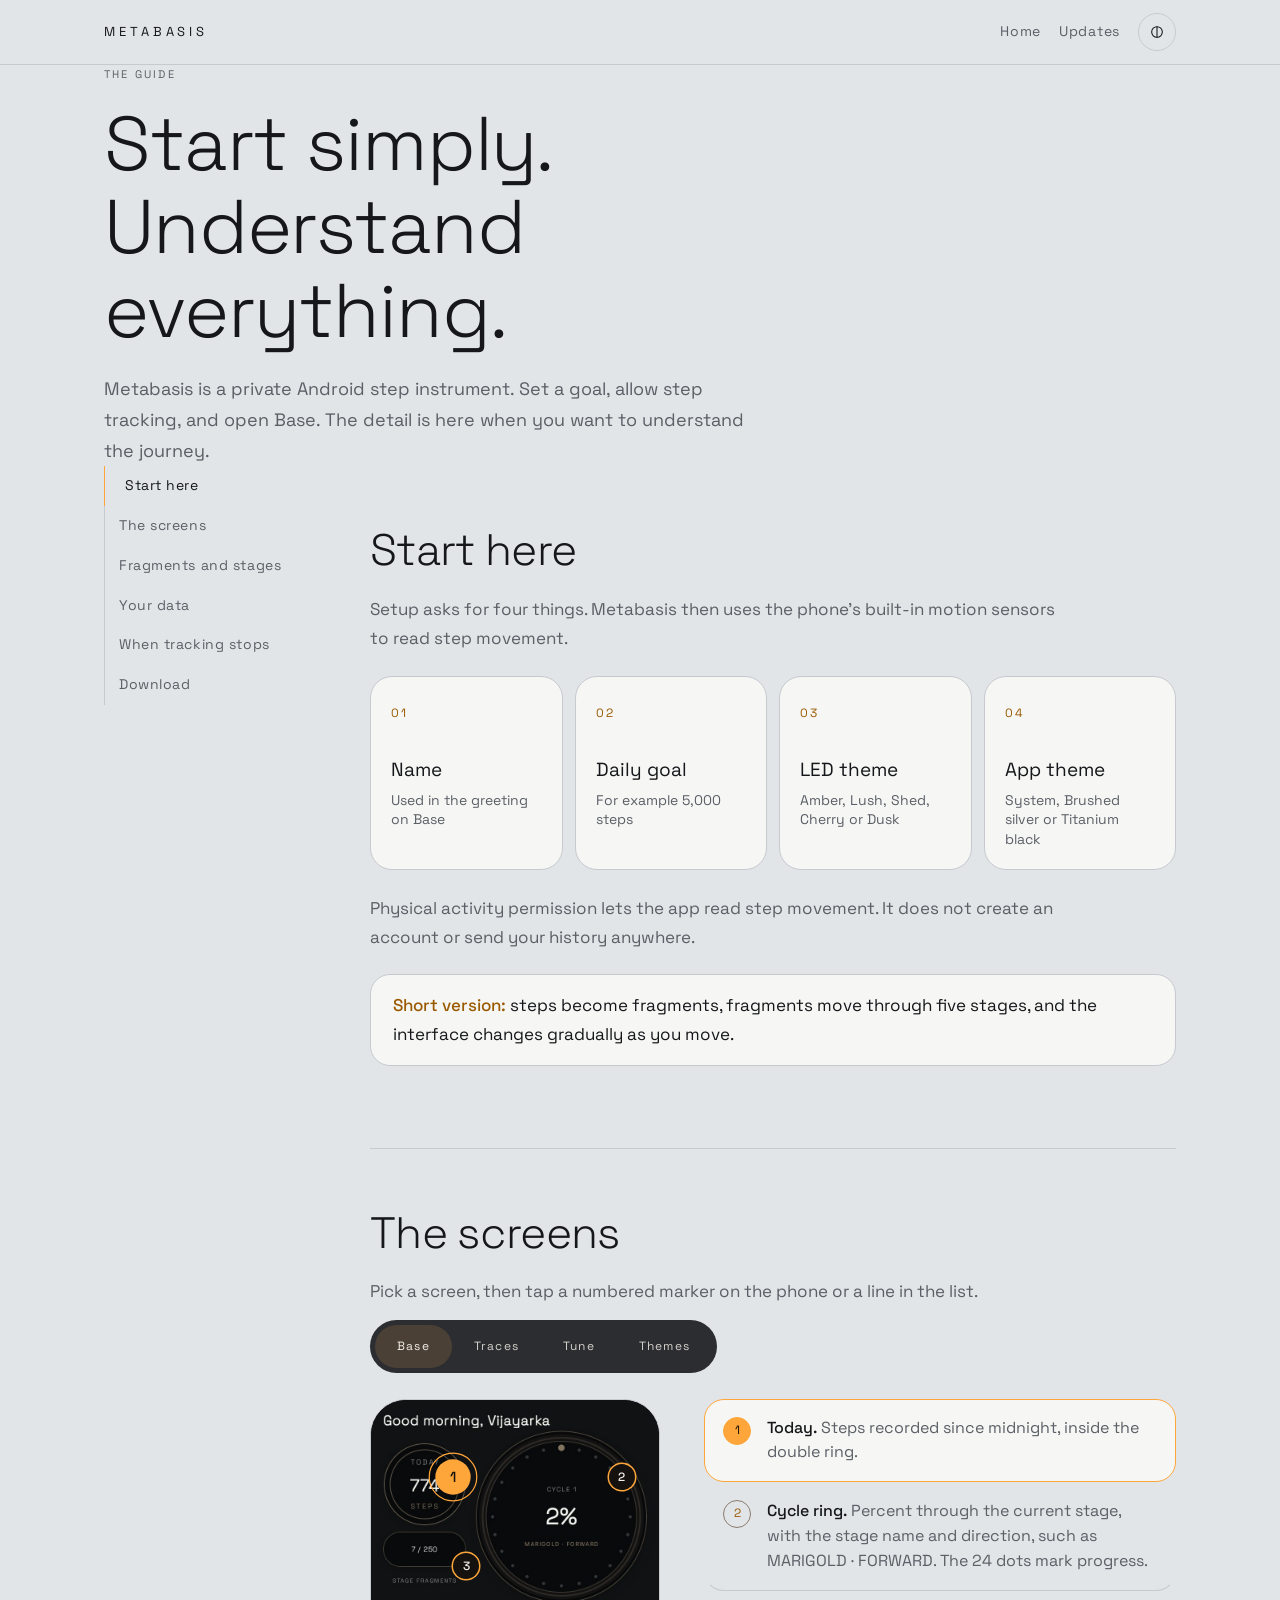
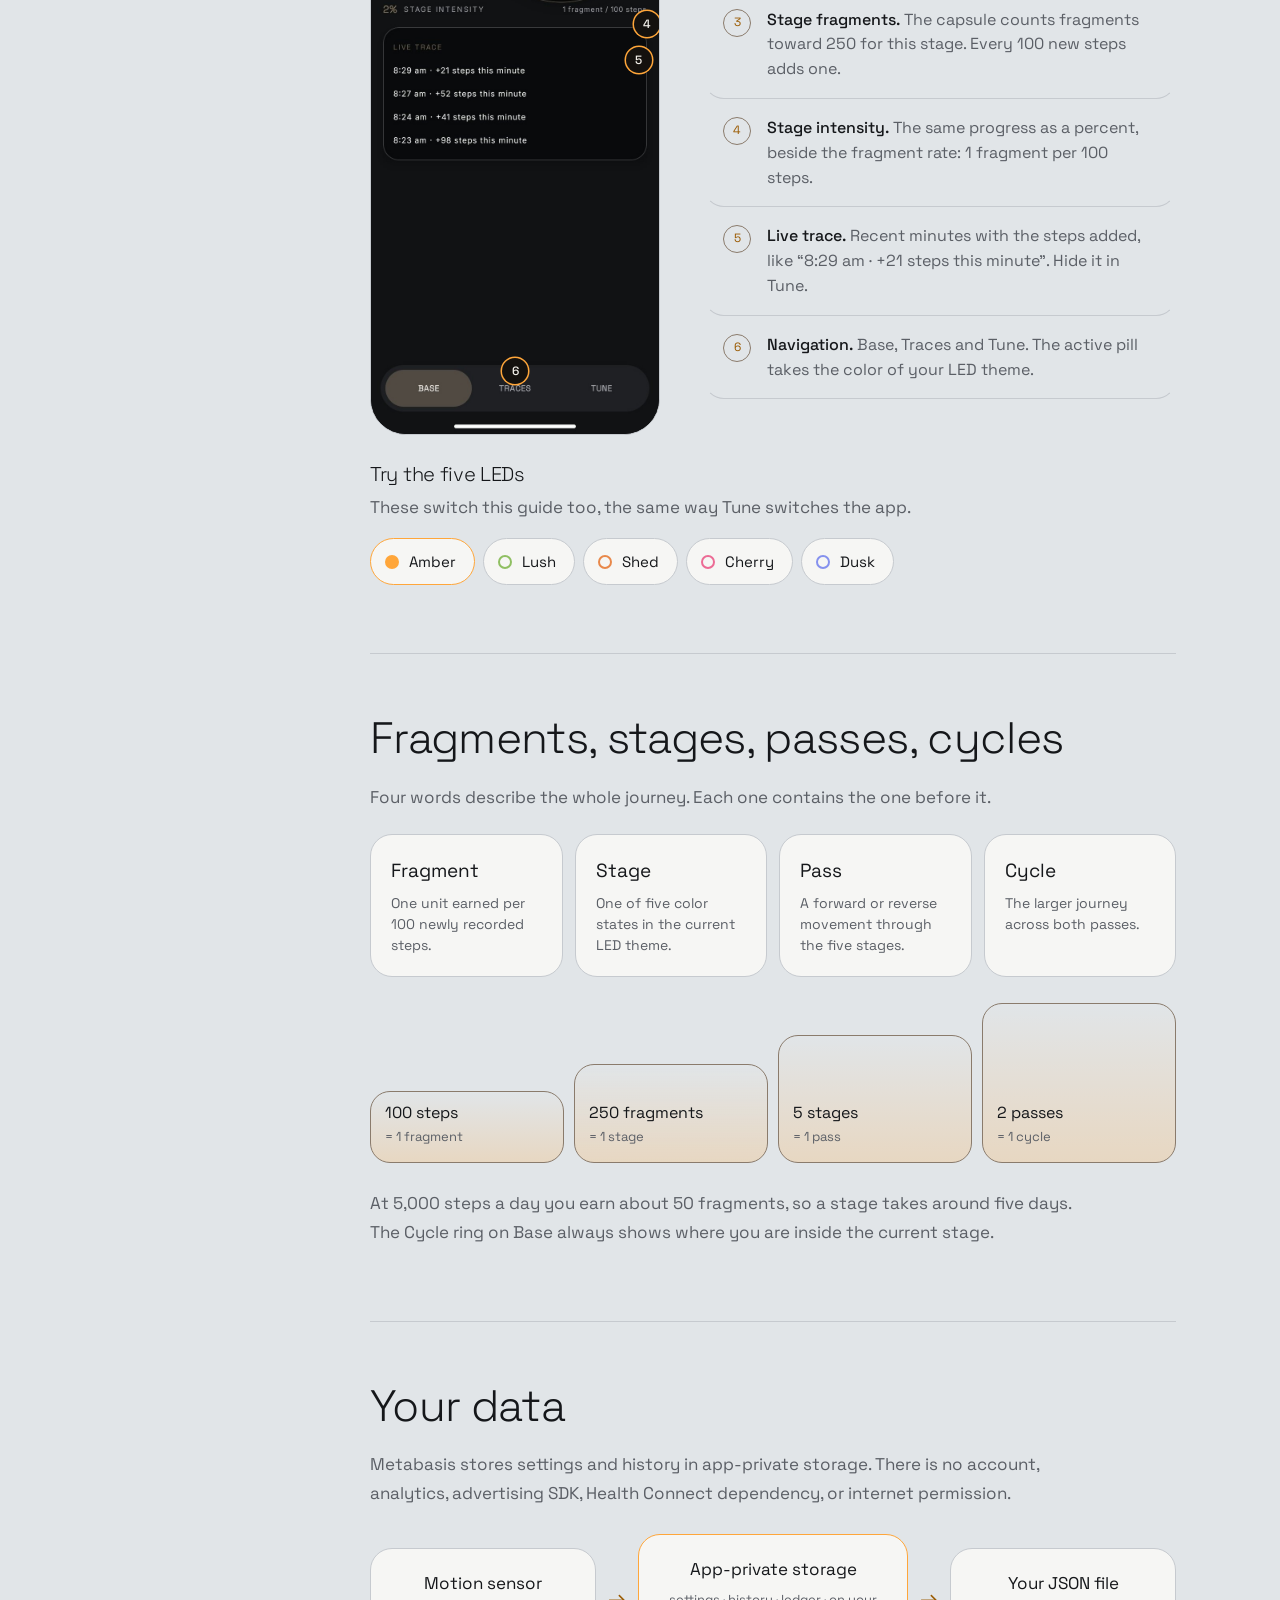
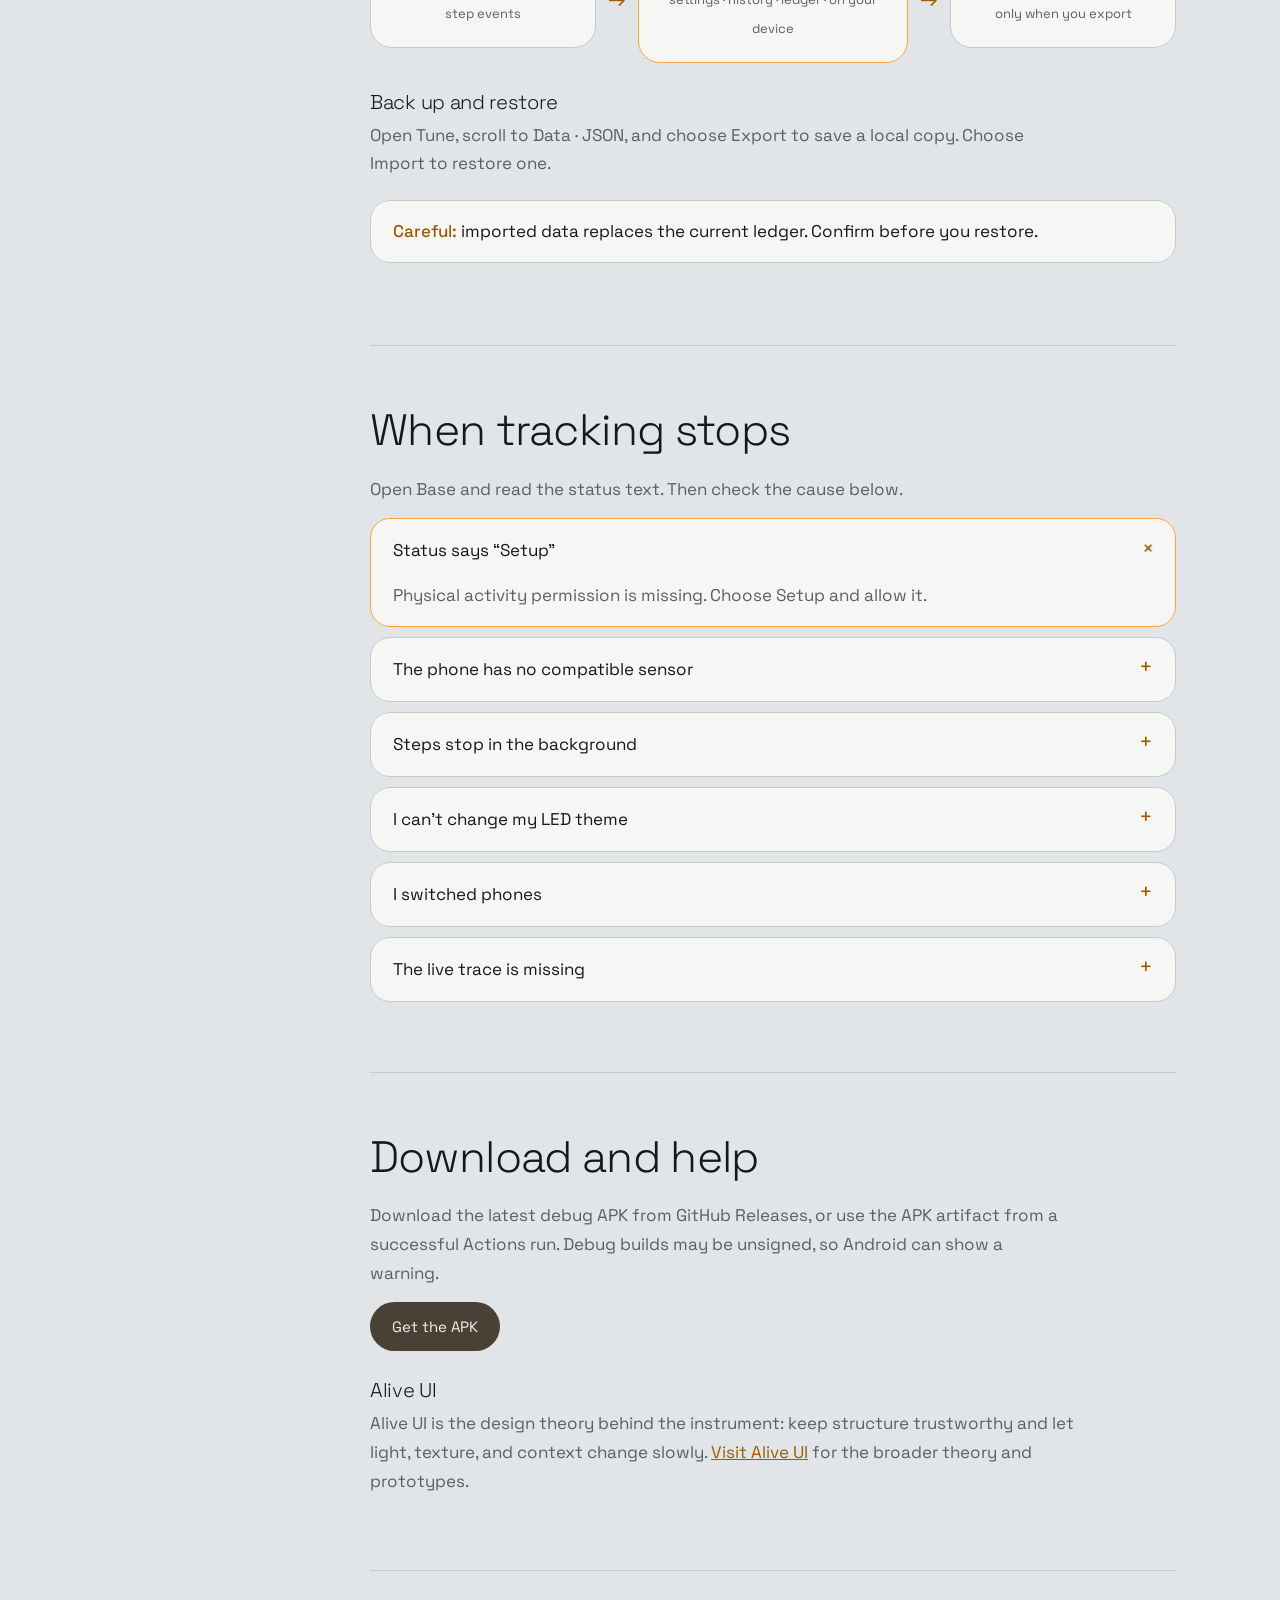
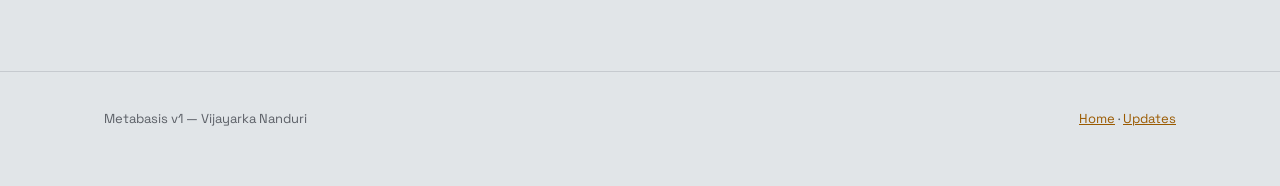
<file: metabasis-guide.html>
<!doctype html><html lang="en" data-led="amber" data-mode="dark" data-app="system"><head><meta charset="utf-8"><meta name="viewport" content="width=device-width,initial-scale=1,viewport-fit=cover">
<title>Metabasis Guide — Base, Traces, Tune</title><meta name="description" content="Learn how Metabasis counts steps, shows progress, protects your data, and uses Base, Traces, Tune and the five LED themes."><meta name="theme-color" content="#0e0e10">
<link rel="preconnect" href="https://fonts.googleapis.com"><link rel="preconnect" href="https://fonts.gstatic.com" crossorigin>
<link href="https://fonts.googleapis.com/css2?family=Space+Grotesk:wght@300;400;500&display=swap" rel="stylesheet">
<style>
:root{--bg:#0e0e10;--card:#09090a;--ln:#2b2823;--br:#6b5a43;--m:#8d8981;--t:#f2efe9;--nav:#1b1c1f;--navt:#cfcac2;--dim:#3a3a3e;--ai:var(--a)}
html[data-mode=light]{--bg:#e1e5e8;--card:#f6f6f4;--ln:#c6cacf;--br:#8a7b6c;--m:#5b5f66;--t:#15171a;--nav:#2c2d31;--navt:#d6d3cc;--dim:#bfc3c8;--ai:var(--ad)}
html[data-led=amber]{--a:#ffa63a;--ad:#9a5a00;--pill:#4a4036}html[data-led=lush]{--a:#8fbf62;--ad:#4d7a2c;--pill:#4b5240}html[data-led=shed]{--a:#e8884a;--ad:#a4521a;--pill:#52392b}html[data-led=cherry]{--a:#ec6b95;--ad:#b2345f;--pill:#55323f}html[data-led=dusk]{--a:#8591ee;--ad:#4352b8;--pill:#383d62}
*{box-sizing:border-box;margin:0;-webkit-tap-highlight-color:transparent}html{scroll-behavior:smooth;scroll-padding-top:88px}
body{background:var(--bg);color:var(--t);font:400 17px/1.7 'Space Grotesk',system-ui,sans-serif;overflow-x:hidden;transition:background .4s,color .4s}
a{color:var(--ai)}.w{max-width:1120px;margin:auto;padding:0 24px}.cap{font-size:11px;letter-spacing:.2em;text-transform:uppercase;color:var(--m)}
#pg{position:fixed;top:0;left:0;height:2px;background:var(--a);width:0;z-index:50}
nav{position:sticky;top:0;z-index:30;background:color-mix(in srgb,var(--bg) 88%,transparent);backdrop-filter:blur(12px);-webkit-backdrop-filter:blur(12px);border-bottom:1px solid var(--ln)}nav .w{display:flex;align-items:center;gap:18px;height:64px}nav b{font-weight:400;letter-spacing:.3em;font-size:13px;margin-right:auto;color:var(--t)}nav a{color:var(--m);text-decoration:none;font-size:14px;letter-spacing:.05em}nav a:hover{color:var(--t)}
.leds{display:flex;gap:4px;background:var(--nav);padding:5px;border-radius:99px}.leds button{width:22px;height:22px;border-radius:50%;border:0;background:none;cursor:pointer;display:grid;place-items:center;padding:0}.leds i{width:12px;height:12px;border-radius:50%;border:2px solid var(--c);transition:.25s}.leds button.on i{background:var(--c);transform:scale(1.2)}
.tg{width:38px;height:38px;border-radius:50%;border:1px solid var(--ln);background:none;color:var(--t);cursor:pointer;display:grid;place-items:center;padding:0}.tg svg{width:16px;height:16px;margin:0;max-width:none;fill:none;stroke:currentColor;stroke-width:1.6;stroke-linecap:round;display:none}html[data-app=system] .tg .s,html[data-app=silver] .tg .l,html[data-app=titanium] .tg .d{display:block}
h1,h2,h3{font-weight:300;line-height:1.1;letter-spacing:-.015em}header{padding-block:64px 36px}header h1{font-size:clamp(38px,6.4vw,76px);max-width:14ch;margin-top:18px}header p.l{color:var(--m);max-width:54ch;margin-top:22px;font-size:18px}
.lay{display:grid;grid-template-columns:210px 1fr;gap:56px;padding-bottom:100px}
aside{position:sticky;top:92px;align-self:start}aside a{display:block;padding:8px 14px;color:var(--m);text-decoration:none;border-left:1px solid var(--ln);font-size:14px;letter-spacing:.04em;transition:.2s}aside a.on{color:var(--t);border-color:var(--a);padding-left:20px}
main section{padding:60px 0;border-bottom:1px solid var(--ln)}main h2{font-size:clamp(28px,4vw,44px);margin-bottom:20px}main h3{font-size:20px;margin:28px 0 8px}main p{color:var(--m);max-width:64ch;margin-bottom:14px}main p b{color:var(--t);font-weight:500}
.note{border:1px solid var(--ln);background:var(--card);border-radius:20px;padding:16px 22px;margin:22px 0;color:var(--t)}.note b{color:var(--ai);font-weight:500}
.steps{display:grid;grid-template-columns:repeat(4,1fr);gap:12px;margin:24px 0}.steps div{border:1px solid var(--ln);background:var(--card);border-radius:22px;padding:20px}.steps i{font-style:normal;color:var(--ai);font-size:12px;letter-spacing:.2em}.steps b{display:block;font-weight:400;font-size:19px;margin:28px 0 4px}.steps span{font-size:14px;color:var(--m);line-height:1.4;display:block}
.seg{display:inline-grid;grid-template-columns:repeat(4,auto);background:var(--nav);border-radius:99px;padding:5px;margin-bottom:26px;max-width:100%}.seg button{font:inherit;font-size:12px;letter-spacing:.1em;border:0;background:none;color:var(--navt);padding:11px 22px;border-radius:99px;cursor:pointer;transition:background .3s}.seg .on{background:var(--pill);color:#f2efe9}
.scr{display:grid;grid-template-columns:290px 1fr;gap:44px;align-items:start}
.ph{position:sticky;top:92px;width:290px;transition:transform .35s,border-color .35s,box-shadow .35s;aspect-ratio:720/1580;border-radius:36px;overflow:hidden;border:1px solid var(--ln);background:#0e0e10}.ph img{position:absolute;inset:0;width:100%;height:100%;opacity:0;transition:opacity .35s}.ph img.on{opacity:1}
.hs{position:absolute;width:26px;height:26px;margin:-13px 0 0 -13px;border-radius:50%;border:0;background:#14110e;color:#f2efe9;font:500 12px 'Space Grotesk';cursor:pointer;box-shadow:0 0 0 1.5px var(--a);transition:transform .2s,background .2s}.hs:hover,.hs.on{background:var(--a);color:#14110e;transform:scale(1.22)}.hs.on:after{content:"";position:absolute;inset:-7px;border-radius:50%;border:1px solid var(--a);animation:pl 1.6s ease-out infinite}@keyframes pl{from{opacity:.9;transform:scale(.8)}to{opacity:0;transform:scale(1.5)}}
.ls{list-style:none;padding:0;display:none}.ls.v{display:block}.ls li{display:flex;gap:16px;padding:16px 18px;border:1px solid transparent;border-bottom-color:var(--ln);border-radius:20px;cursor:pointer;transition:.2s;color:var(--m);font-size:16px;line-height:1.55}.ls li b{color:var(--t);font-weight:500}
.ls li:before{content:attr(data-n);flex:none;width:26px;height:26px;border-radius:50%;border:1px solid var(--br);font-size:12px;line-height:24px;text-align:center;color:var(--ai);margin-top:1px}.ls li.on{border-color:var(--a);background:var(--card)}.ls li.on:before{background:var(--a);color:#14110e;border-color:var(--a)}
.sw{display:flex;gap:8px;flex-wrap:wrap;margin:16px 0 8px}.sw button{display:flex;align-items:center;gap:10px;font:inherit;font-size:15px;color:var(--t);background:var(--card);border:1px solid var(--ln);border-radius:99px;padding:10px 18px 10px 14px;cursor:pointer;transition:.2s}.sw i{width:14px;height:14px;border-radius:50%;border:2px solid var(--c)}.sw button.on{border-color:var(--c)}.sw button.on i{background:var(--c)}
.def{display:grid;grid-template-columns:repeat(4,1fr);gap:12px;margin:22px 0}.def div{border:1px solid var(--ln);background:var(--card);border-radius:22px;padding:20px}.def b{display:block;font-weight:400;font-size:19px}.def span{font-size:14px;color:var(--m);line-height:1.5;display:block;margin-top:6px}
.lad{display:flex;gap:10px;align-items:flex-end;margin:26px 0;height:160px}.lad div{flex:1;border:1px solid var(--br);border-radius:20px;padding:14px;display:flex;flex-direction:column;justify-content:flex-end;font-size:13px;color:var(--m);background:linear-gradient(#0000,color-mix(in srgb,var(--a) 22%,transparent))}.lad b{color:var(--t);font-weight:400;font-size:16px}.lad div:nth-child(1){height:45%}.lad div:nth-child(2){height:62%}.lad div:nth-child(3){height:80%}.lad div:nth-child(4){height:100%}
.flow{display:grid;grid-template-columns:1fr auto 1.2fr auto 1fr;gap:12px;align-items:center;margin:26px 0}.flow .b{border:1px solid var(--ln);background:var(--card);border-radius:22px;padding:20px;text-align:center}.flow .b.k{border-color:var(--a)}.flow b{display:block;font-weight:400;font-size:17px}.flow span{font-size:13px;color:var(--m)}.flow .ar{color:var(--ai);font-size:22px;text-align:center}
details{border:1px solid var(--ln);background:var(--card);border-radius:20px;margin-bottom:10px;transition:border-color .3s}details[open]{border-color:var(--a)}summary{cursor:pointer;padding:17px 22px;list-style:none;display:flex;justify-content:space-between;gap:12px}summary::-webkit-details-marker{display:none}summary:after{content:"+";color:var(--ai);font-size:22px;line-height:1;transition:.3s}details[open] summary:after{transform:rotate(45deg)}details p{padding:0 22px;margin-bottom:16px}
.pb{display:inline-block;padding:12px 22px;border-radius:99px;background:var(--pill);color:#f2efe9;text-decoration:none;font-size:15px;transition:background .4s,transform .2s}.pb:active{transform:scale(.97)}
footer{padding:36px 0 56px;color:var(--m);font-size:13px;border-top:1px solid var(--ln)}footer .w{display:flex;justify-content:space-between;flex-wrap:wrap;gap:10px}
.rv{opacity:0;transform:translateY(22px);transition:opacity .7s,transform .7s}.rv.in{opacity:1;transform:none}
#up{position:fixed;right:max(18px,env(safe-area-inset-right));bottom:max(18px,env(safe-area-inset-bottom));width:52px;height:52px;border-radius:50%;border:0;background:var(--nav);color:#f2efe9;cursor:pointer;z-index:40;display:grid;place-items:center;opacity:0;transform:translateY(16px) scale(.9);pointer-events:none;transition:opacity .3s,transform .3s}#up.on{opacity:1;transform:none;pointer-events:auto}#up svg{position:absolute;inset:0;width:52px;height:52px;transform:rotate(-90deg)}#up circle{fill:none;stroke-width:2}
:focus-visible{outline:2px solid var(--a);outline-offset:3px}
@media (hover:hover) and (pointer:fine){.scr .ph:hover{transform:translateY(-5px) scale(1.02);border-color:var(--a);box-shadow:0 18px 36px -24px var(--a)}}
@media(max-width:900px){.lay{grid-template-columns:1fr;gap:8px}aside{position:sticky;top:64px;z-index:20;display:flex;overflow-x:auto;gap:4px;background:var(--bg);margin:0 -24px;padding:8px 24px;border-bottom:1px solid var(--ln);scrollbar-width:none}aside::-webkit-scrollbar{display:none}aside a{white-space:nowrap;border:0;border-bottom:2px solid transparent;padding:8px 12px}aside a.on{padding-left:12px;border-color:var(--a)}.scr{grid-template-columns:1fr;gap:26px}.ph{position:relative;top:0;margin:auto;width:min(290px,78vw)}.steps,.def{grid-template-columns:1fr 1fr}.flow{grid-template-columns:1fr}.flow .ar{transform:rotate(90deg)}nav a.h{display:none}main section{padding:44px 0}.lad{height:140px}}
@media(max-width:520px){.w{padding:0 18px}aside{margin:0 -18px;padding:8px 18px}nav .w{gap:10px}nav b{letter-spacing:.2em;font-size:12px}.seg{display:flex;overflow-x:auto}.seg button{padding:11px 16px;flex:1}.steps,.def{grid-template-columns:1fr}.lad div{padding:10px}.lad b{font-size:13px}}
@media(prefers-reduced-motion:reduce){*{transition:none!important;animation:none!important;scroll-behavior:auto!important}.rv{opacity:1;transform:none}.scr .ph:hover{transform:none!important;box-shadow:none!important}}
</style></head><body><div id="pg"></div>
<nav><div class="w"><a href="index.html" style="margin-right:auto"><b>METABASIS</b></a><a class="h" href="index.html">Home</a><a class="h" href="metabasis-updates.html">Updates</a><button class="tg" id="tg" aria-label="Switch app theme"><svg class="s" viewBox="0 0 24 24"><circle cx="12" cy="12" r="8"/><path d="M12 4v16"/></svg><svg class="l" viewBox="0 0 24 24"><circle cx="12" cy="12" r="3.5"/><path d="M12 3.5v2M12 18.5v2M3.5 12h2M18.5 12h2M5.8 5.8l1.4 1.4M16.8 16.8l1.4 1.4M18.2 5.8l-1.4 1.4M7.2 16.8l-1.4 1.4"/></svg><svg class="d" viewBox="0 0 24 24"><path d="M20 14.5A8 8 0 1 1 9.5 4a6.5 6.5 0 0 0 10.5 10.5z"/></svg></button></div></nav>
<header class="w"><p class="cap">The guide</p><h1>Start simply. Understand everything.</h1><p class="l">Metabasis is a private Android step instrument. Set a goal, allow step tracking, and open Base. The detail is here when you want to understand the journey.</p></header>

<div class="w lay"><aside id="toc"><a href="#start">Start here</a><a href="#screens">The screens</a><a href="#stages">Fragments and stages</a><a href="#data">Your data</a><a href="#help">When tracking stops</a><a href="#install">Download</a></aside>
<main>
<section id="start" class="rv"><h2>Start here</h2><p>Setup asks for four things. Metabasis then uses the phone’s built-in motion sensors to read step movement.</p>
<div class="steps"><div><i>01</i><b>Name</b><span>Used in the greeting on Base</span></div><div><i>02</i><b>Daily goal</b><span>For example 5,000 steps</span></div><div><i>03</i><b>LED theme</b><span>Amber, Lush, Shed, Cherry or Dusk</span></div><div><i>04</i><b>App theme</b><span>System, Brushed silver or Titanium black</span></div></div>
<p>Physical activity permission lets the app read step movement. It does not create an account or send your history anywhere.</p>
<div class="note"><b>Short version:</b> steps become fragments, fragments move through five stages, and the interface changes gradually as you move.</div></section>

<section id="screens" class="rv"><h2>The screens</h2><p>Pick a screen, then tap a numbered marker on the phone or a line in the list.</p>
<div class="seg" id="sg"><button class="on">Base</button><button>Traces</button><button>Tune</button><button>Themes</button></div>
<div class="scr"><div class="ph" id="ph"><img class="on" src="assets/metabasis-base.jpg" alt="Base screen" width="720" height="1580"><img src="assets/metabasis-traces.jpg" alt="Traces screen" width="720" height="1580" loading="lazy"><img src="assets/metabasis-tune.jpg" alt="Tune screen" width="720" height="1580" loading="lazy"><img src="assets/metabasis-themes.jpg" alt="Theme pickers" width="720" height="1580" loading="lazy"></div>
<div>
<ol class="ls v"><li data-n="1"><span><b>Today.</b> Steps recorded since midnight, inside the double ring.</span></li><li data-n="2"><span><b>Cycle ring.</b> Percent through the current stage, with the stage name and direction, such as MARIGOLD · FORWARD. The 24 dots mark progress.</span></li><li data-n="3"><span><b>Stage fragments.</b> The capsule counts fragments toward 250 for this stage. Every 100 new steps adds one.</span></li><li data-n="4"><span><b>Stage intensity.</b> The same progress as a percent, beside the fragment rate: 1 fragment per 100 steps.</span></li><li data-n="5"><span><b>Live trace.</b> Recent minutes with the steps added, like “8:29 am · +21 steps this minute”. Hide it in Tune.</span></li><li data-n="6"><span><b>Navigation.</b> Base, Traces and Tune. The active pill takes the color of your LED theme.</span></li></ol>
<ol class="ls"><li data-n="1"><span><b>Not a streak.</b> Traces is a calendar of accumulation. Skipped days carry no penalty.</span></li><li data-n="2"><span><b>Month header.</b> Use the arrows to move between months. Days run Monday to Sunday.</span></li><li data-n="3"><span><b>Selected day.</b> Today starts selected. Tap any other day to see its details.</span></li><li data-n="4"><span><b>Footprint card.</b> Shows the date, steps, percent of your daily goal and fragments earned, for example “774 steps · 15% of daily goal · 7 fragments earned”.</span></li><li data-n="5"><span><b>Return to today.</b> Jumps back to the current day after you browse.</span></li></ol>
<ol class="ls"><li data-n="1"><span><b>Your name.</b> Shown in the Base greeting. Choose Edit to change it.</span></li><li data-n="2"><span><b>LED theme.</b> Colors the ring, stages and the active navigation pill. See the Themes tab.</span></li><li data-n="3"><span><b>App theme.</b> System, Brushed silver or Titanium black. The Traces screenshot shows a light finish.</span></li><li data-n="4"><span><b>Daily goal.</b> Slide to change it. The line below shows what a stage costs, for example 250 fragments for a medium five-stage pass.</span></li><li data-n="5"><span><b>Feel.</b> Soft haptic ticks, and whether the live step log shows on Home.</span></li><li data-n="6"><span><b>Guide + Updates.</b> Open this guide or check for a new version.</span></li><li data-n="7"><span><b>Data · JSON.</b> Scroll down for export and import, covered below.</span></li></ol>
<ol class="ls"><li data-n="1"><span><b>LED theme.</b> Choose Choose theme to open the list, and Hide to close it.</span></li><li data-n="2"><span><b>Selected.</b> The current theme is outlined and tagged SELECTED. Here it is Amber.</span></li><li data-n="3"><span><b>Five LEDs.</b> Amber, Lush, Shed, Cherry and Dusk. Each has its own color ring.</span></li><li data-n="4"><span><b>The lock.</b> “Choose carefully: this theme locks after your first completed stage.”</span></li><li data-n="5"><span><b>App theme.</b> Opens the finish list the same way.</span></li><li data-n="6"><span><b>Three finishes.</b> System follows your phone. Brushed silver and Titanium black set a light or dark look yourself.</span></li><li data-n="7"><span><b>Daily goal.</b> The slider sits right below, with the stage cost line.</span></li></ol>
</div></div>
<h3>Try the five LEDs</h3><p>These switch this guide too, the same way Tune switches the app.</p><div class="sw" id="sw"></div></section>

<section id="stages" class="rv"><h2>Fragments, stages, passes, cycles</h2><p>Four words describe the whole journey. Each one contains the one before it.</p>
<div class="def"><div><b>Fragment</b><span>One unit earned per 100 newly recorded steps.</span></div><div><b>Stage</b><span>One of five color states in the current LED theme.</span></div><div><b>Pass</b><span>A forward or reverse movement through the five stages.</span></div><div><b>Cycle</b><span>The larger journey across both passes.</span></div></div>
<div class="lad" role="img" aria-label="100 steps make a fragment, 250 fragments make a stage, 5 stages make a pass, 2 passes make a cycle"><div><b>100 steps</b>= 1 fragment</div><div><b>250 fragments</b>= 1 stage</div><div><b>5 stages</b>= 1 pass</div><div><b>2 passes</b>= 1 cycle</div></div>
<p>At 5,000 steps a day you earn about 50 fragments, so a stage takes around five days. The Cycle ring on Base always shows where you are inside the current stage.</p></section>

<section id="data" class="rv"><h2>Your data</h2><p>Metabasis stores settings and history in app-private storage. There is no account, analytics, advertising SDK, Health Connect dependency, or internet permission.</p>
<div class="flow"><div class="b"><b>Motion sensor</b><span>step events</span></div><div class="ar">→</div><div class="b k"><b>App-private storage</b><span>settings · history · ledger · on your device</span></div><div class="ar">→</div><div class="b"><b>Your JSON file</b><span>only when you export</span></div></div>
<h3>Back up and restore</h3><p>Open Tune, scroll to Data · JSON, and choose Export to save a local copy. Choose Import to restore one.</p>
<div class="note"><b>Careful:</b> imported data replaces the current ledger. Confirm before you restore.</div></section>

<section id="help" class="rv"><h2>When tracking stops</h2><p>Open Base and read the status text. Then check the cause below.</p>
<details open><summary>Status says “Setup”</summary><p>Physical activity permission is missing. Choose Setup and allow it.</p></details>
<details><summary>The phone has no compatible sensor</summary><p>The app labels the fallback or limitation on screen. Read that label to see what it can count.</p></details>
<details><summary>Steps stop in the background</summary><p>Battery controls and force-stopping can interrupt background collection on some devices. Exclude Metabasis from aggressive battery saving, then reopen the app.</p></details>
<details><summary>I can’t change my LED theme</summary><p>The theme locks after your first completed stage, so every change belongs to one journey. Choose carefully the first time.</p></details>
<details><summary>I switched phones</summary><p>Export on the old phone, move the JSON file, then import it on the new one.</p></details>
<details><summary>The live trace is missing</summary><p>Turn on “Show live step log on Home” in Tune.</p></details></section>

<section id="install" class="rv"><h2>Download and help</h2><p>Download the latest debug APK from GitHub Releases, or use the APK artifact from a successful Actions run. Debug builds may be unsigned, so Android can show a warning.</p>
<p><a class="pb" href="https://github.com/vijayarkananduri/metabasis/releases">Get the APK</a></p>
<h3>Alive UI</h3><p>Alive UI is the design theory behind the instrument: keep structure trustworthy and let light, texture, and context change slowly. <a href="https://alive-ui.netlify.app/">Visit Alive UI</a> for the broader theory and prototypes.</p></section>
</main></div>
<footer><div class="w"><span>Metabasis v1 — Vijayarka Nanduri</span><span><a href="index.html">Home</a> · <a href="metabasis-updates.html">Updates</a></span></div></footer>
<button id="up" aria-label="Scroll to top"><svg viewBox="0 0 52 52"><circle cx="26" cy="26" r="24" stroke="#ffffff22"/><circle id="ur" cx="26" cy="26" r="24" stroke="var(--a)" stroke-dasharray="151" stroke-dashoffset="151"/></svg><svg viewBox="0 0 24 24" style="width:20px;height:20px;position:relative;transform:none"><path d="M12 19V5M5 12l7-7 7 7" fill="none" stroke="currentColor" stroke-width="2" stroke-linecap="round" stroke-linejoin="round"/></svg></button>
<script>
const $=i=>document.getElementById(i),H=document.documentElement,mq=matchMedia('(prefers-color-scheme: light)'),rm=matchMedia('(prefers-reduced-motion:reduce)').matches;
const LED=[['amber','Amber','#ffa63a'],['lush','Lush','#8fbf62'],['shed','Shed','#e8884a'],['cherry','Cherry','#ec6b95'],['dusk','Dusk','#8591ee']],APP=['system','silver','titanium'];
const ld=k=>{try{return localStorage.getItem(k)}catch(e){}},sv=(k,v)=>{try{localStorage.setItem(k,v)}catch(e){}};
let led=ld('mb-led')||'amber',app=ld('mb-app')||'system';
function apply(){const m=app=='system'?(mq.matches?'light':'dark'):app=='silver'?'light':'dark';H.dataset.led=led;H.dataset.app=app;H.dataset.mode=m;document.querySelector('meta[name=theme-color]').content=m=='light'?'#e1e5e8':'#0e0e10';
document.querySelectorAll('[data-k]').forEach(b=>{b.classList.toggle('on',b.dataset.k==led)})}
$('sw').innerHTML=LED.map(l=>'<button data-k="'+l[0]+'" style="--c:'+l[2]+'"><i></i>'+l[1]+'</button>').join('');
document.querySelectorAll('[data-k]').forEach(b=>b.onclick=()=>{led=b.dataset.k;sv('mb-led',led);apply()});
$('tg').onclick=()=>{app=APP[(APP.indexOf(app)+1)%3];sv('mb-app',app);apply()};mq.onchange=apply;apply();
// hotspots (% of screenshot)
const P=[[[28.5,12.2],[87,12.2],[33,26.3],[96,35.4],[93,41],[50,90]],[[92,8.5],[93,21],[94,27.5],[94,64],[36,79.7]],[[95,17.5],[94,26],[94,34.5],[60,44.5],[70,61.9],[50,79.5],[28,85.2]],[[94,6.6],[60,13.4],[94,27.5],[92,41.2],[94,47.6],[94,60],[80,71]]];
const ph=$('ph'),im=[...ph.querySelectorAll('img')],bt=[...document.querySelectorAll('#sg button')],ls=[...document.querySelectorAll('.ls')];let hs=[];
function act(i){hs.forEach((h,j)=>h.classList.toggle('on',j==i));const l=ls.find(x=>x.classList.contains('v'));[...l.children].forEach((e,j)=>e.classList.toggle('on',j==i))}
function show(s){bt.forEach((b,j)=>b.classList.toggle('on',j==s));im.forEach((x,j)=>x.classList.toggle('on',j==s));ls.forEach((l,j)=>l.classList.toggle('v',j==s));hs.forEach(h=>h.remove());
hs=P[s].map((p,i)=>{const b=document.createElement('button');b.className='hs';b.style.left=p[0]+'%';b.style.top=p[1]+'%';b.textContent=i+1;b.setAttribute('aria-label','Item '+(i+1));b.onclick=()=>act(i);ph.append(b);return b});
[...ls[s].children].forEach((e,i)=>e.onclick=()=>act(i));act(0)}
bt.forEach((b,i)=>b.onclick=()=>show(i));show(0);
const L=[...document.querySelectorAll('#toc a')],S=L.map(a=>document.querySelector(a.hash));let tk=0;
function sp(){tk=0;const y=scrollY+150,h=innerHeight;let c=0;S.forEach((s,i)=>{if(s.offsetTop<=y)c=i});L.forEach((a,i)=>a.classList.toggle('on',i==c));
const t=scrollY/(document.body.scrollHeight-h);$('pg').style.width=t*100+'%';$('up').classList.toggle('on',scrollY>600);$('ur').style.strokeDashoffset=151*(1-t);
if(innerWidth<900){const a=L[c];a&&$('toc').scrollTo({left:a.offsetLeft-24,behavior:'auto'})}}
addEventListener('scroll',()=>{tk||(tk=requestAnimationFrame(sp))},{passive:true});sp();
$('up').onclick=()=>scrollTo({top:0,behavior:rm?'auto':'smooth'});
const io=new IntersectionObserver(e=>e.forEach(x=>x.isIntersecting&&(x.target.classList.add('in'),io.unobserve(x.target))),{threshold:.05});document.querySelectorAll('.rv').forEach(e=>io.observe(e));
</script></body></html>
</file>
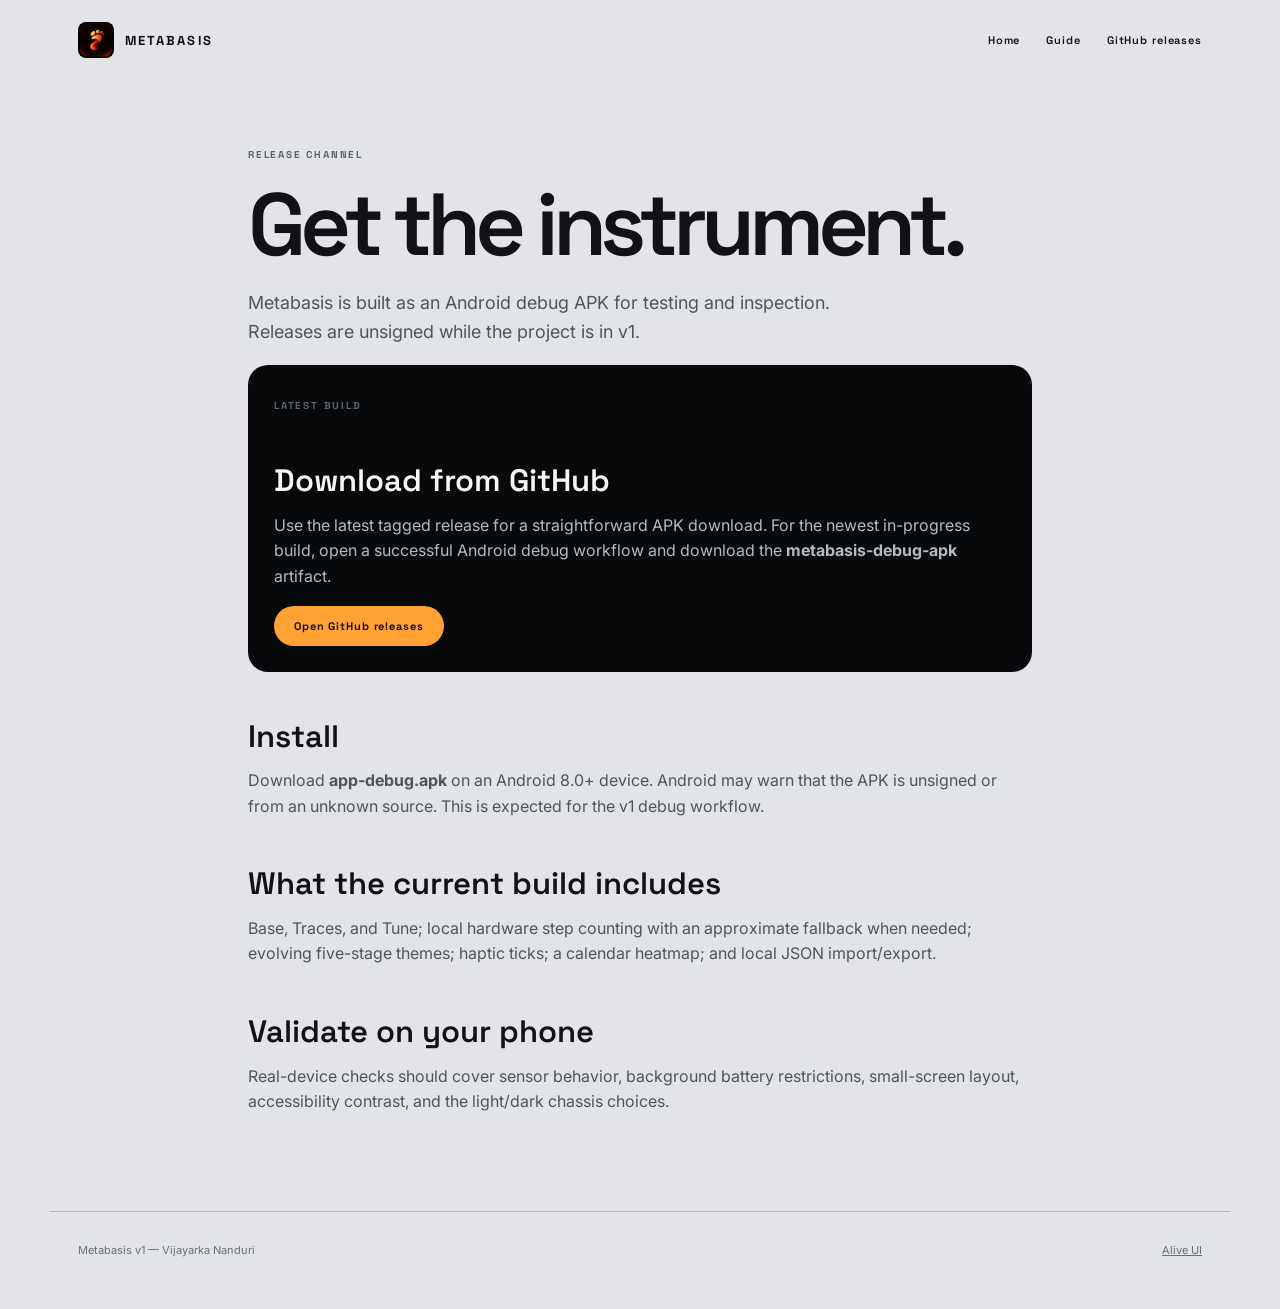
<file: metabasis-updates.html>
<!doctype html><html lang="en"><head><meta charset="utf-8"><meta name="viewport" content="width=device-width,initial-scale=1"><title>Metabasis Updates — APK and releases</title><meta name="description" content="Download Metabasis Android debug APKs from GitHub Releases and Actions."><meta property="og:title" content="Metabasis Updates — APK and releases"><meta property="og:description" content="Download Metabasis Android debug APKs from GitHub Releases and Actions."><link rel="icon" type="image/png" href="assets/metabasis_logo.png">
<link rel="stylesheet" href="styles.css"></head><body><header class="top"><a class="brand" href="index.html"><img class="brand-logo" src="assets/metabasis_logo.png" alt=""><span>METABASIS</span></a><nav><a href="index.html">Home</a><a href="metabasis-guide.html">Guide</a><a href="https://github.com/vijayarkananduri/metabasis/releases">GitHub releases</a></nav></header><main class="article"><div class="eyebrow">RELEASE CHANNEL</div><h1>Get the instrument.</h1><p class="lead">Metabasis is built as an Android debug APK for testing and inspection. Releases are unsigned while the project is in v1.</p><section class="dark-card"><span class="eyebrow">LATEST BUILD</span><h2>Download from GitHub</h2><p>Use the latest tagged release for a straightforward APK download. For the newest in-progress build, open a successful Android debug workflow and download the <strong>metabasis-debug-apk</strong> artifact.</p><a class="button" href="https://github.com/vijayarkananduri/metabasis/releases">Open GitHub releases</a></section><h2>Install</h2><p>Download <strong>app-debug.apk</strong> on an Android 8.0+ device. Android may warn that the APK is unsigned or from an unknown source. This is expected for the v1 debug workflow.</p><h2>What the current build includes</h2><p>Base, Traces, and Tune; local hardware step counting with an approximate fallback when needed; evolving five-stage themes; haptic ticks; a calendar heatmap; and local JSON import/export.</p><h2>Validate on your phone</h2><p>Real-device checks should cover sensor behavior, background battery restrictions, small-screen layout, accessibility contrast, and the light/dark chassis choices.</p></main><footer><span>Metabasis v1 — Vijayarka Nanduri</span><span><a href="https://alive-ui.netlify.app/">Alive UI</a></span></footer></body></html>
</file>
<file: styles.css>
@import url('https://fonts.googleapis.com/css2?family=Inter:wght@400;500;600&family=Space+Grotesk:wght@400;500;600;700&display=swap');
:root{--silver:#e2e4e8;--ink:#121214;--glass:#08090b;--milk:#f5f5f2;--muted:#777d84;--line:#34383e;--amber:#e0661a;--amber-bright:#ffa133;--panel:#f7f8f7}*{box-sizing:border-box}html{scroll-behavior:smooth}body{margin:0;background:var(--silver);color:var(--ink);font-family:Inter,system-ui,sans-serif;line-height:1.6}.top{max-width:1180px;margin:auto;padding:22px 28px;display:flex;align-items:center;justify-content:space-between}.brand{display:flex;align-items:center;gap:11px;font:700 13px 'Space Grotesk';letter-spacing:.16em;color:var(--ink);text-decoration:none}.brand-logo{display:block;flex:none;width:36px;height:36px;object-fit:contain;border-radius:8px}.brand-mini{display:block;flex:none;object-fit:contain;width:27px;height:27px;border-radius:7px;background:#08090b}.status-card .brand-mini{width:24px;height:24px}nav{display:flex;gap:26px}nav a,.textlink{color:var(--ink);text-decoration:none;font:600 11px 'Space Grotesk';letter-spacing:.08em}nav a:hover,.textlink:hover{color:var(--amber)}main{max-width:1180px;margin:auto;padding:20px 28px 80px}.eyebrow{font:700 10px 'Space Grotesk';letter-spacing:.18em;color:#5d646b}.hero{border-radius:30px}.product-hero{min-height:630px;padding:70px 7%;display:grid;grid-template-columns:1.1fr .9fr;gap:40px;align-items:center;background:linear-gradient(125deg,#111214 0%,#25292e 60%,#56606a 100%);color:var(--milk);overflow:hidden;box-shadow:0 28px 60px #454b5238}.product-hero .eyebrow{color:#b7bdc3}.hero-copy{max-width:640px}.hero h1{font:600 clamp(48px,7vw,88px)/.96 'Space Grotesk';letter-spacing:-.07em;margin:18px 0}.lead{font-size:18px;max-width:650px;color:#d4d8da}.actions{display:flex;align-items:center;gap:14px;margin-top:28px;flex-wrap:wrap}.button{display:inline-block;padding:13px 20px;border-radius:25px;background:var(--amber-bright);color:#151515;text-decoration:none;font:700 11px 'Space Grotesk';letter-spacing:.08em}.secondary-button{background:#2e3339;color:var(--milk);border:1px solid #69727b}.microcopy{font-size:11px;color:#aeb5bb;margin-top:16px}.phone{width:260px;min-height:530px;background:#0a0b0d;border:7px solid #22262a;border-radius:32px;padding:14px 12px 12px;color:var(--milk);box-shadow:0 22px 40px #0008;position:relative;overflow:hidden}.hero-phone{justify-self:center;transform:rotate(3deg);width:278px;min-height:540px}.phone-bar{display:flex;justify-content:space-between;font:600 9px 'Space Grotesk';color:#9da3a8;padding:0 4px 14px}.phone-dot{width:7px;height:7px;background:#e0661a;border-radius:50%;box-shadow:0 0 10px #e0661a}.app-head{display:flex;align-items:center;gap:8px;padding:2px 2px 18px;font:700 10px 'Space Grotesk';letter-spacing:.16em}.app-head strong{flex:1}.status-dot{width:8px;height:8px;background:var(--amber-bright);border-radius:50%;box-shadow:0 0 12px #ffa133}.screen-row{display:flex;gap:10px;align-items:center}.metric{height:132px;flex:1;border-radius:50%;background:#121519;border:1px solid #4c555d;display:flex;flex-direction:column;justify-content:center;align-items:center;position:relative}.metric small,.screen-title small{font:700 8px 'Space Grotesk';letter-spacing:.15em;color:#9b9ea3}.metric strong{font:700 20px 'Space Grotesk';margin:5px 0}.metric em{font:700 8px 'Space Grotesk';font-style:normal;letter-spacing:.17em;color:var(--amber-bright)}.cycle{background:#0b0d10}.ring-big{width:110px;height:110px;border-radius:50%;border:5px dotted var(--amber-bright);display:flex;flex-direction:column;align-items:center;justify-content:center}.ring-big b{font:300 26px 'Space Grotesk';color:var(--amber-bright)}.ring-big small{font-size:7px;text-align:center;color:#d7dadd}.bar{height:34px;margin-top:14px;border-radius:20px;background:#171a1d;border:1px solid #3d444b;display:flex;align-items:center;overflow:hidden;position:relative}.bar span{height:100%;width:62%;background:var(--amber);border-radius:20px}.bar b{position:absolute;width:100%;text-align:center;font:700 8px 'Space Grotesk';color:var(--milk)}.caption{display:block;text-align:center;margin:5px 0 12px;color:#8f969c;font:700 7px 'Space Grotesk';letter-spacing:.14em}.status-card,.trace-card,.detail{background:#13171b;border:1px solid #30363c;border-radius:13px;padding:11px;display:flex;gap:9px;align-items:center}.status-card b,.trace-card b,.detail b{display:block;font:700 8px 'Space Grotesk';letter-spacing:.09em}.status-card small,.trace-card small,.detail small{display:block;color:#9ca2a7;font-size:8px;margin-top:3px}.trace-card{display:block;margin-top:8px}.trace-card b{color:var(--amber-bright)}.trace-card small{margin-top:6px}.nav-pill{position:absolute;bottom:12px;left:12px;right:12px;height:38px;border-radius:20px;background:#202326;display:flex;align-items:center;justify-content:space-around;font:700 8px 'Space Grotesk';color:#aeb4b9}.nav-pill b{color:var(--amber-bright);background:#4b2a19;padding:8px 11px;border-radius:15px}.proof,.screens,.callout{margin-top:22px;padding:56px 7%;border-radius:26px;background:#d5dade;border:1px solid #b9c0c5}.proof{display:grid;grid-template-columns:.9fr 1.1fr;gap:60px}.proof h2,.screens h2,.callout h2{font:600 42px/1.04 'Space Grotesk';letter-spacing:-.05em;margin:13px 0 16px}.proof p,.section-head p,.callout p{color:#4d565d}.proof-points{display:grid;grid-template-columns:repeat(3,1fr);gap:14px}.proof-points article{background:#eef0f0;border:1px solid #c1c7ca;border-radius:16px;padding:18px}.proof-points b,.number{color:var(--amber);font:700 11px 'Space Grotesk';letter-spacing:.14em}.proof-points h3{font:600 20px 'Space Grotesk';margin:13px 0 7px}.proof-points p{font-size:12px;margin:0}.section-head{max-width:680px;margin-bottom:30px}.screen-grid{display:grid;grid-template-columns:repeat(3,1fr);gap:22px}.screen-item .phone{margin:auto;width:100%;max-width:275px;min-height:540px}.screen-item h3{font:600 24px 'Space Grotesk';margin:18px 0 4px}.screen-item>p{font-size:13px;color:#4e565d;margin-top:0}.screen-title{font:700 21px 'Space Grotesk';letter-spacing:.1em;margin:4px 0 13px}.screen-title small{display:block;margin-top:4px}.month{display:flex;justify-content:space-between;align-items:center;font:600 10px 'Space Grotesk';margin:12px 0}.month span{font-size:22px;color:var(--amber-bright)}.week{display:grid;grid-template-columns:repeat(7,1fr);font:700 8px Inter;color:#81878c;text-align:center;margin-bottom:7px}.week i{font-style:normal}.heatmap{display:grid;grid-template-columns:repeat(7,1fr);gap:5px}.heatmap i{aspect-ratio:1;border-radius:5px;display:grid;place-items:center;font:700 7px Inter;background:#1a1e21;color:#a4aaaf;font-style:normal}.heatmap .h1{background:#4a291b}.heatmap .h2{background:#80401e}.heatmap .h3{background:#b95d20;color:#111}.heatmap .h4{background:#f0a04c;color:#111}.detail{display:block;margin-top:15px}.detail strong{display:block;font:700 22px 'Space Grotesk';margin:5px 0}.tune-list{display:flex;flex-direction:column;gap:9px;font-size:11px}.tune-list>b{font:700 8px 'Space Grotesk';letter-spacing:.13em;color:#8f969c;margin-top:7px}.tune-list>div{background:#13171b;border:1px solid #30363c;border-radius:11px;padding:10px}.tune-list em{float:right;font-style:normal;color:var(--amber-bright);font-size:9px}.choice{color:#8c9297;margin-right:7px}.amber-choice{color:var(--amber-bright)}.slider{height:8px!important;border-radius:5px;background:#272c31!important;padding:0!important}.slider span{display:block;width:60%;height:100%;background:var(--amber);border-radius:5px}.data-actions{display:flex;gap:7px}.data-actions button{flex:1;padding:10px 4px;border:1px solid #555d65;background:#20252a;color:var(--milk);border-radius:10px;font:700 8px 'Space Grotesk'}.callout{display:flex;justify-content:space-between;align-items:center;gap:30px;background:var(--glass);color:var(--milk);border-color:#34383e}.callout .eyebrow{color:#9fa6ac}.callout p{color:#b9c0c5;max-width:650px}.callout .textlink{color:var(--milk)}footer{max-width:1180px;margin:auto;padding:30px 28px 50px;border-top:1px solid #b6bdc1;display:flex;justify-content:space-between;gap:20px;color:#687078;font-size:11px}footer a{color:inherit}@media(max-width:900px){.product-hero{grid-template-columns:1fr}.hero-phone{justify-self:start;transform:rotate(2deg)}.proof{grid-template-columns:1fr}.screen-grid{grid-template-columns:1fr 1fr}.callout{display:block}}@media(max-width:620px){.top{align-items:flex-start;padding:18px}.top nav{gap:11px;flex-wrap:wrap;justify-content:flex-end}main{padding:12px 18px 60px}.product-hero{padding:44px 24px}.hero h1{font-size:52px}.lead{font-size:16px}.proof,.screens,.callout{padding:34px 22px}.proof h2,.screens h2,.callout h2{font-size:34px}.proof-points,.screen-grid{grid-template-columns:1fr}.screen-item .phone{max-width:290px}.callout .actions{margin-top:18px}footer{display:block;padding:24px 18px 40px}footer span{display:block;margin-top:8px}}
.article{max-width:840px;padding-top:68px}.article h1{font:600 clamp(48px,8vw,88px)/1 'Space Grotesk';letter-spacing:-.07em;margin:20px 0}.article h2{font:600 31px/1.05 'Space Grotesk';margin:48px 0 12px}.article p,.article li{font-size:16px;color:#4d565d}.article .lead{font-size:18px;color:#4d565d}.article .dark-card{background:var(--glass);border-radius:20px;padding:26px;color:var(--milk)}.article .dark-card p{color:#b4bbc0}.article .quick-links{display:grid;grid-template-columns:repeat(3,1fr);gap:10px;margin:28px 0}.article .quick-links a{background:#eef0f0;border:1px solid #c1c7ca;border-radius:14px;padding:16px;color:var(--ink);text-decoration:none;font:700 11px 'Space Grotesk'}.guide-note{padding:18px 20px;border-left:4px solid var(--amber);background:#eef0f0;border-radius:0 14px 14px 0}@media(max-width:620px){.article{padding-top:42px}.article .quick-links{grid-template-columns:1fr}.article h1{font-size:52px}}

.svg-preview{display:none}.screen-item>.phone{display:none}.svg-link{display:block;text-decoration:none}.svg-screen{display:block;width:100%;max-width:275px;margin:0 auto 12px;border-radius:34px;box-shadow:0 22px 40px #0006}@media(max-width:620px){.svg-screen{max-width:290px}}
</file>
